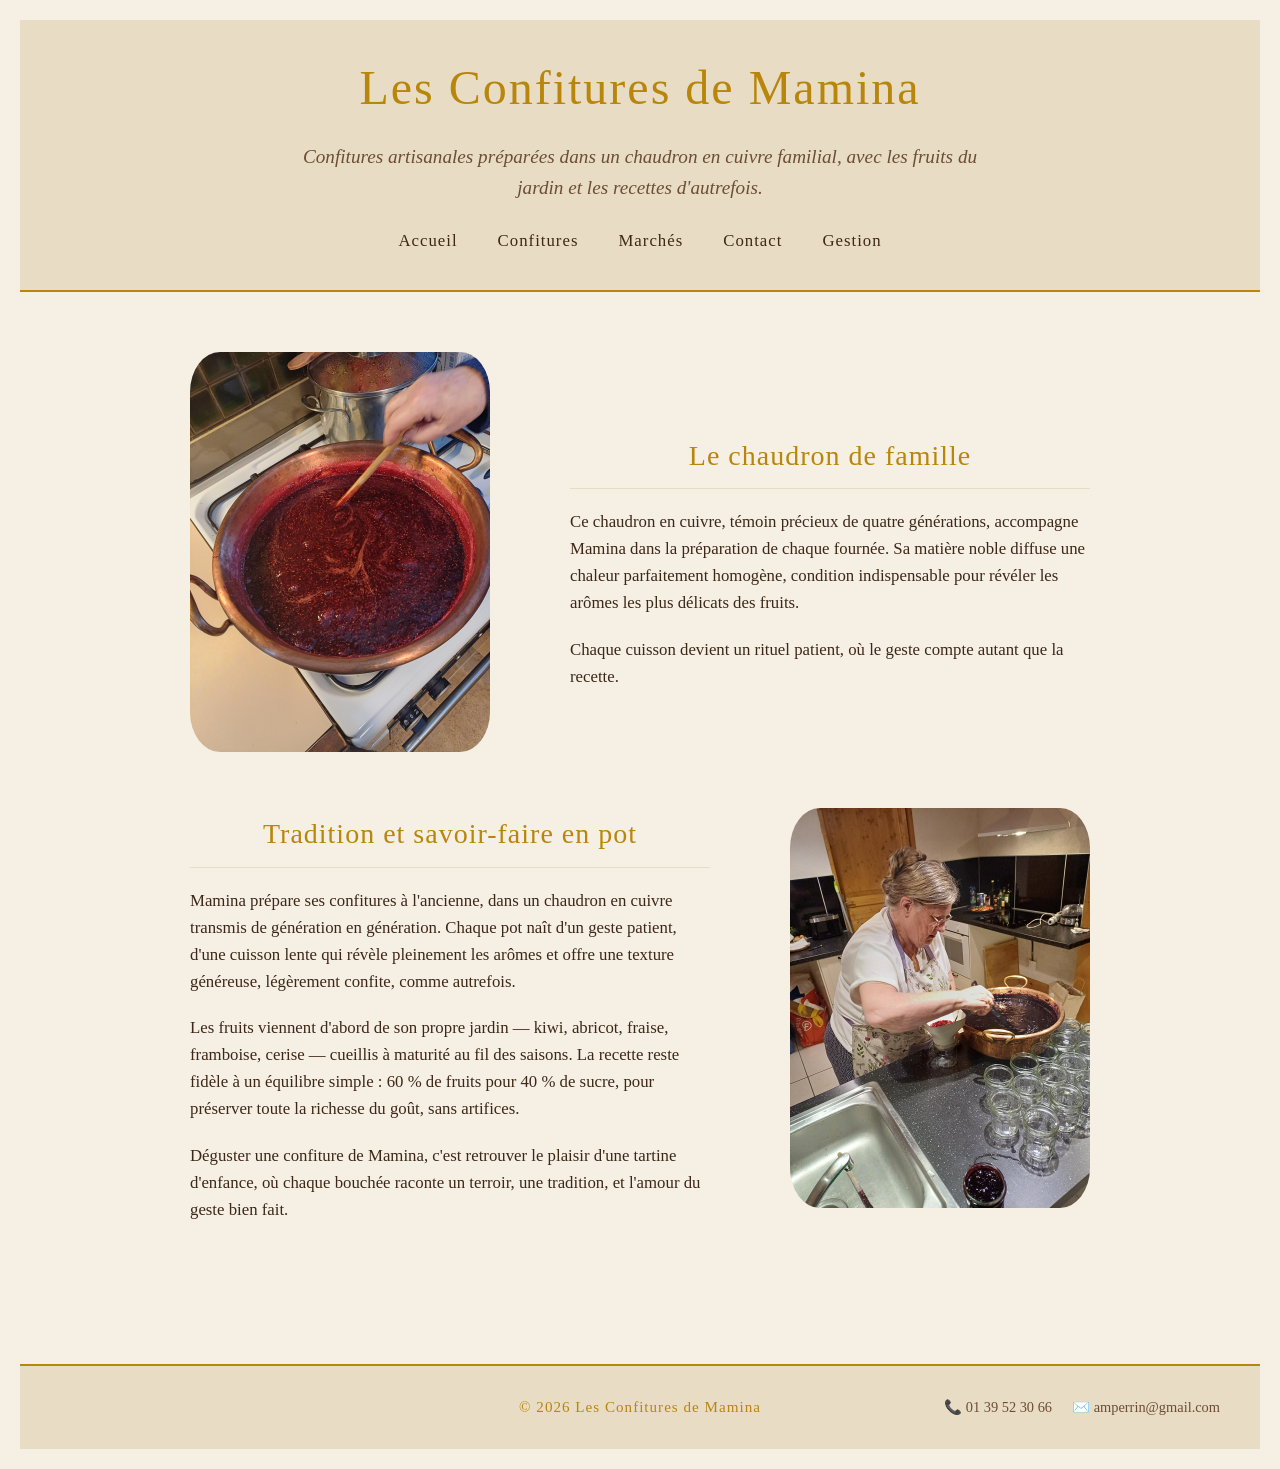
<file: index.html>
<!DOCTYPE html>
<html lang="fr">

<head>

    <meta charset="UTF-8">
    <meta name="viewport" content="width=device-width, initial-scale=1.0">
    <title>Les Confitures de Mamina</title>
    <link rel="stylesheet" href="style.css">
</head>

<body>
    <header>
        <h1>Les Confitures de Mamina</h1>
        <p>Confitures artisanales préparées dans un chaudron en cuivre familial, avec les fruits du jardin et les
            recettes d'autrefois.</p>
        <nav>
            <a href="index.html">Accueil</a>
            <a href="confitures.html">Confitures</a>
            <a href="marches.html">Marchés</a>
            <a href="contact.html">Contact</a>
            <a href="gestion.html">Gestion</a>
        </nav>
    </header>
    <main>

        <section class="section-image-texte">
            <img src="images/moteur avion.jpeg" alt="Pot de confiture artisanale de Mamina">
            <div>
                <h2>Le chaudron de famille</h2>
                <p>Ce chaudron en cuivre, témoin précieux de quatre générations, accompagne Mamina dans la
                    préparation de chaque fournée. Sa matière noble diffuse une chaleur parfaitement homogène,
                    condition indispensable pour révéler les arômes les plus délicats des fruits.</p>
                <p>Chaque cuisson devient un rituel patient, où le geste compte autant que la recette.</p>
            </div>
        </section>
        <section class="section-image-texte inverse">
            <img src="images/Leap.jpeg" alt="Pot de confiture artisanale de Mamina">
            <div>
                <h2>Tradition et savoir-faire en pot</h2>
                <p>Mamina prépare ses confitures à l'ancienne, dans un chaudron en cuivre transmis de génération en
                    génération. Chaque pot naît d'un geste patient, d'une cuisson lente qui révèle pleinement les
                    arômes
                    et
                    offre une texture généreuse, légèrement confite, comme autrefois.</p>
                <p>Les fruits viennent d'abord de son propre jardin — kiwi, abricot, fraise, framboise, cerise —
                    cueillis à
                    maturité au fil des saisons. La recette reste fidèle à un équilibre simple : 60 % de fruits pour
                    40
                    % de
                    sucre, pour préserver toute la richesse du goût, sans artifices.</p>
                <p>Déguster une confiture de Mamina, c'est retrouver le plaisir d'une tartine d'enfance, où chaque
                    bouchée
                    raconte un terroir, une tradition, et l'amour du geste bien fait.</p>
            </div>
        </section>

    </main>
    <footer>
        <p>© 2026 Les Confitures de Mamina</p>
        <div class="footer-coordonnees">
            <a href="tel:+33139523066">📞 01 39 52 30 66</a>
            <a href="mailto:amperrin@gmail.com">✉️ amperrin@gmail.com</a>
        </div>
    </footer>
        <script src="supabase.js"></script>
    <script src="tracker.js"></script>
</body>

</html>
</file>
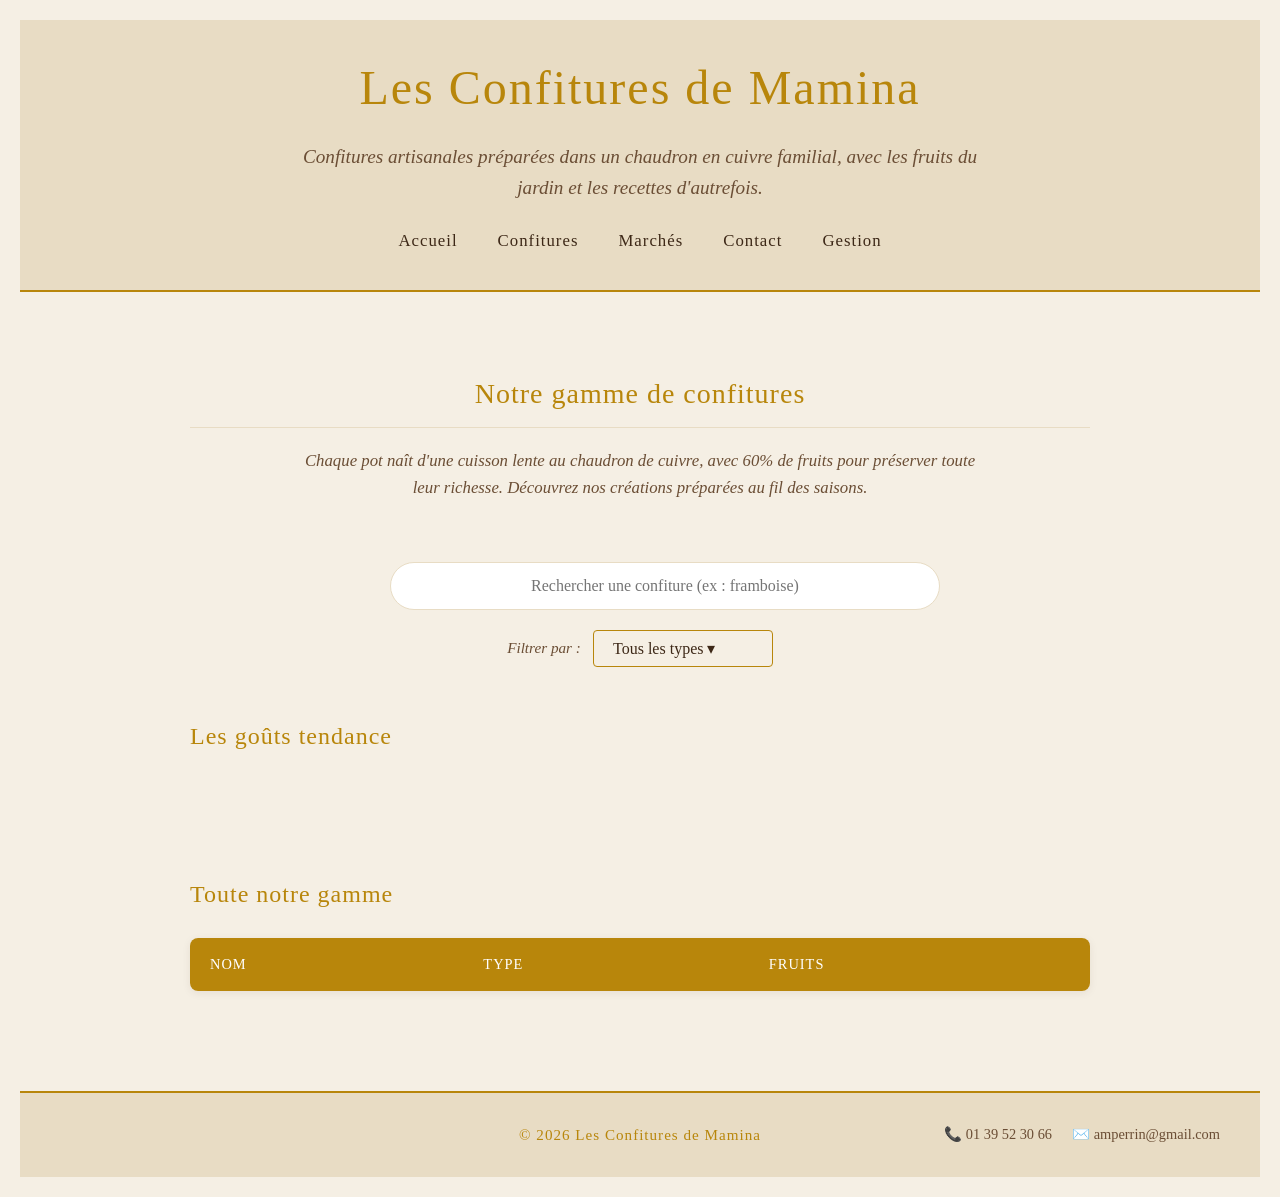
<file: confitures.html>
<!DOCTYPE html>
<html lang="fr">

<head>
    <meta charset="UTF-8">
    <meta name="viewport" content="width=device-width, initial-scale=1.0">
    <title>Nos Confitures - Les Confitures de Mamina</title>
    <link rel="stylesheet" href="style.css">
</head>

<body>
    <header>
        <h1>Les Confitures de Mamina</h1>
        <p>Confitures artisanales préparées dans un chaudron en cuivre familial, avec les fruits du jardin et les
            recettes d'autrefois.</p>
        <nav>
            <a href="index.html">Accueil</a>
            <a href="confitures.html">Confitures</a>
            <a href="marches.html">Marchés</a>
            <a href="contact.html">Contact</a>
            <a href="gestion.html">Gestion</a>
        </nav>
    </header>

    <main>
        <section class="intro-confitures">
            <h2>Notre gamme de confitures</h2>
            <p>Chaque pot naît d'une cuisson lente au chaudron de cuivre, avec 60% de fruits pour préserver toute leur
                richesse. Découvrez nos créations préparées au fil des saisons.</p>
        </section>

        <section class="barre-recherche-filtres">
            <div class="zone-recherche">
                <input type="text" id="recherche" placeholder="Rechercher une confiture (ex : framboise)">
            </div>
            <div class="zone-filtres">
                <label>Filtrer par :</label>
                <div class="filtre-custom">
                    <button class="filtre-bouton" onclick="this.parentElement.classList.toggle('ouvert')">
                        Tous les types ▾
                    </button>
                    <div class="filtre-panneau">
                        <label class="filtre-option"><input type="checkbox" value="Confiture"> Confiture</label>
                        <label class="filtre-option"><input type="checkbox" value="Gelée"> Gelée</label>
                        <label class="filtre-option"><input type="checkbox" value="Fruits rouges"> Fruits rouges</label>
                        <label class="filtre-option"><input type="checkbox" value="Agrumes"> Agrumes</label>
                        <label class="filtre-option"><input type="checkbox" value="Fruits à noyau"> Fruits à
                            noyau</label>
                        <label class="filtre-option"><input type="checkbox" value="Exotiques"> Exotiques</label>
                        <label class="filtre-option"><input type="checkbox" value="Mélange"> Mélange</label>
                        <label class="filtre-option"><input type="checkbox" value="Temporaire"> Temporaire</label>
                    </div>
                </div>
            </div>
        </section>

        <section class="section-tendances">
            <h3>Les goûts tendance</h3>
            <div class="carrousel-tendances" id="carrousel-tendances"></div>
        </section>

        <section class="section-tableau">
            <h3>Toute notre gamme</h3>
            <table class="tableau-confitures">
                <thead>
                    <tr>
                        <th>Nom</th>
                        <th>Type</th>
                        <th>Fruits</th>
                    </tr>
                </thead>
                <tbody id="corps-tableau"></tbody>
            </table>
        </section>
    </main>

    <footer>
        <p>© 2026 Les Confitures de Mamina</p>
        <div class="footer-coordonnees">
            <a href="tel:+33139523066">📞 01 39 52 30 66</a>
            <a href="mailto:amperrin@gmail.com">✉️ amperrin@gmail.com</a>
        </div>
    </footer>

    <script src="supabase.js"></script>
    <script src="tracker.js"></script>
    <script>
        let toutesLesConfitures = [];

        db.get('confitures').then(confitures => {
            toutesLesConfitures = confitures;
            afficherTableau(confitures);
            afficherCarrousel(confitures);
        });

        // ===================================
        // TABLEAU
        // ===================================

        function afficherTableau(confitures) {
            const tbody = document.getElementById('corps-tableau');
            tbody.innerHTML = '';
            confitures.forEach(c => {
                const tr = document.createElement('tr');
                tr.style.cursor = 'pointer';
                tr.innerHTML = `<td>${c.nom}</td><td>${c.type}</td><td>${c.fruits}</td>`;
                tr.onclick = () => {
                    tracker(`confiture:${c.nom}`);
                    window.location.href = `fiche.html?nom=${encodeURIComponent(c.nom)}`;
                };
                tbody.appendChild(tr);
            });
        }

        // ===================================
        // CARROUSEL ALÉATOIRE
        // ===================================

        function afficherCarrousel(confitures) {
            const melange = [...confitures].sort(() => Math.random() - 0.5).slice(0, 6);
            const carrousel = document.getElementById('carrousel-tendances');
            carrousel.innerHTML = '';
            melange.forEach(c => {
                const div = document.createElement('div');
                div.className = 'carte-tendance';
                div.style.cursor = 'pointer';
                div.onclick = () => {
                    tracker(`confiture:${c.nom}`);
                    window.location.href = `fiche.html?nom=${encodeURIComponent(c.nom)}`;
                };
                div.innerHTML = `
                <img src="${c.image || ''}" alt="${c.nom}" onerror="this.style.display='none'">
                <p>${c.nom}</p>
            `;
                carrousel.appendChild(div);
            });
        }

        // ===================================
        // RECHERCHE + FILTRES
        // ===================================

        function filtrer() {
            const recherche = document.getElementById('recherche').value.toLowerCase();
            const cochees = [...document.querySelectorAll('.filtre-panneau input:checked')].map(cb => cb.value.toLowerCase());

            const resultats = toutesLesConfitures.filter(c => {
                const nom = (c.nom || '').toLowerCase();
                const fruits = (c.fruits || '').toLowerCase();
                const type = (c.type || '').toLowerCase();
                const categorie = (c.categorie || '').toLowerCase();
                const presence = (c.presence || '').toLowerCase();
                const tout = `${type} ${categorie} ${presence}`;

                const matchRecherche = recherche === '' || nom.includes(recherche) || fruits.includes(recherche);

                const matchFiltre = cochees.length === 0 || cochees.every(f => tout.includes(f));

                return matchRecherche && matchFiltre;
            });

            afficherTableau(resultats);
            afficherCarrousel(resultats);
            function afficherCarrousel(confitures) {
                const source = confitures;
                const melange = [...source].sort(() => Math.random() - 0.5).slice(0, 6);
                const carrousel = document.getElementById('carrousel-tendances');
                carrousel.innerHTML = '';
                melange.forEach(c => {
                    const div = document.createElement('div');
                    div.className = 'carte-tendance';
                    div.style.cursor = 'pointer';
                    div.onclick = () => window.location.href = `fiche.html?nom=${encodeURIComponent(c.nom)}`;
                    div.innerHTML = `
            <img src="${c.image || ''}" alt="${c.nom}" onerror="this.style.display='none'">
            <p>${c.nom}</p>
        `;
                    carrousel.appendChild(div);
                });
            }
        }

        // Écoute la recherche en temps réel
        document.getElementById('recherche').addEventListener('input', filtrer);

        // Écoute les checkboxes
        document.querySelectorAll('.filtre-panneau input').forEach(cb => {
            cb.addEventListener('change', filtrer);
        });
    </script>
</body>

</html>
</file>
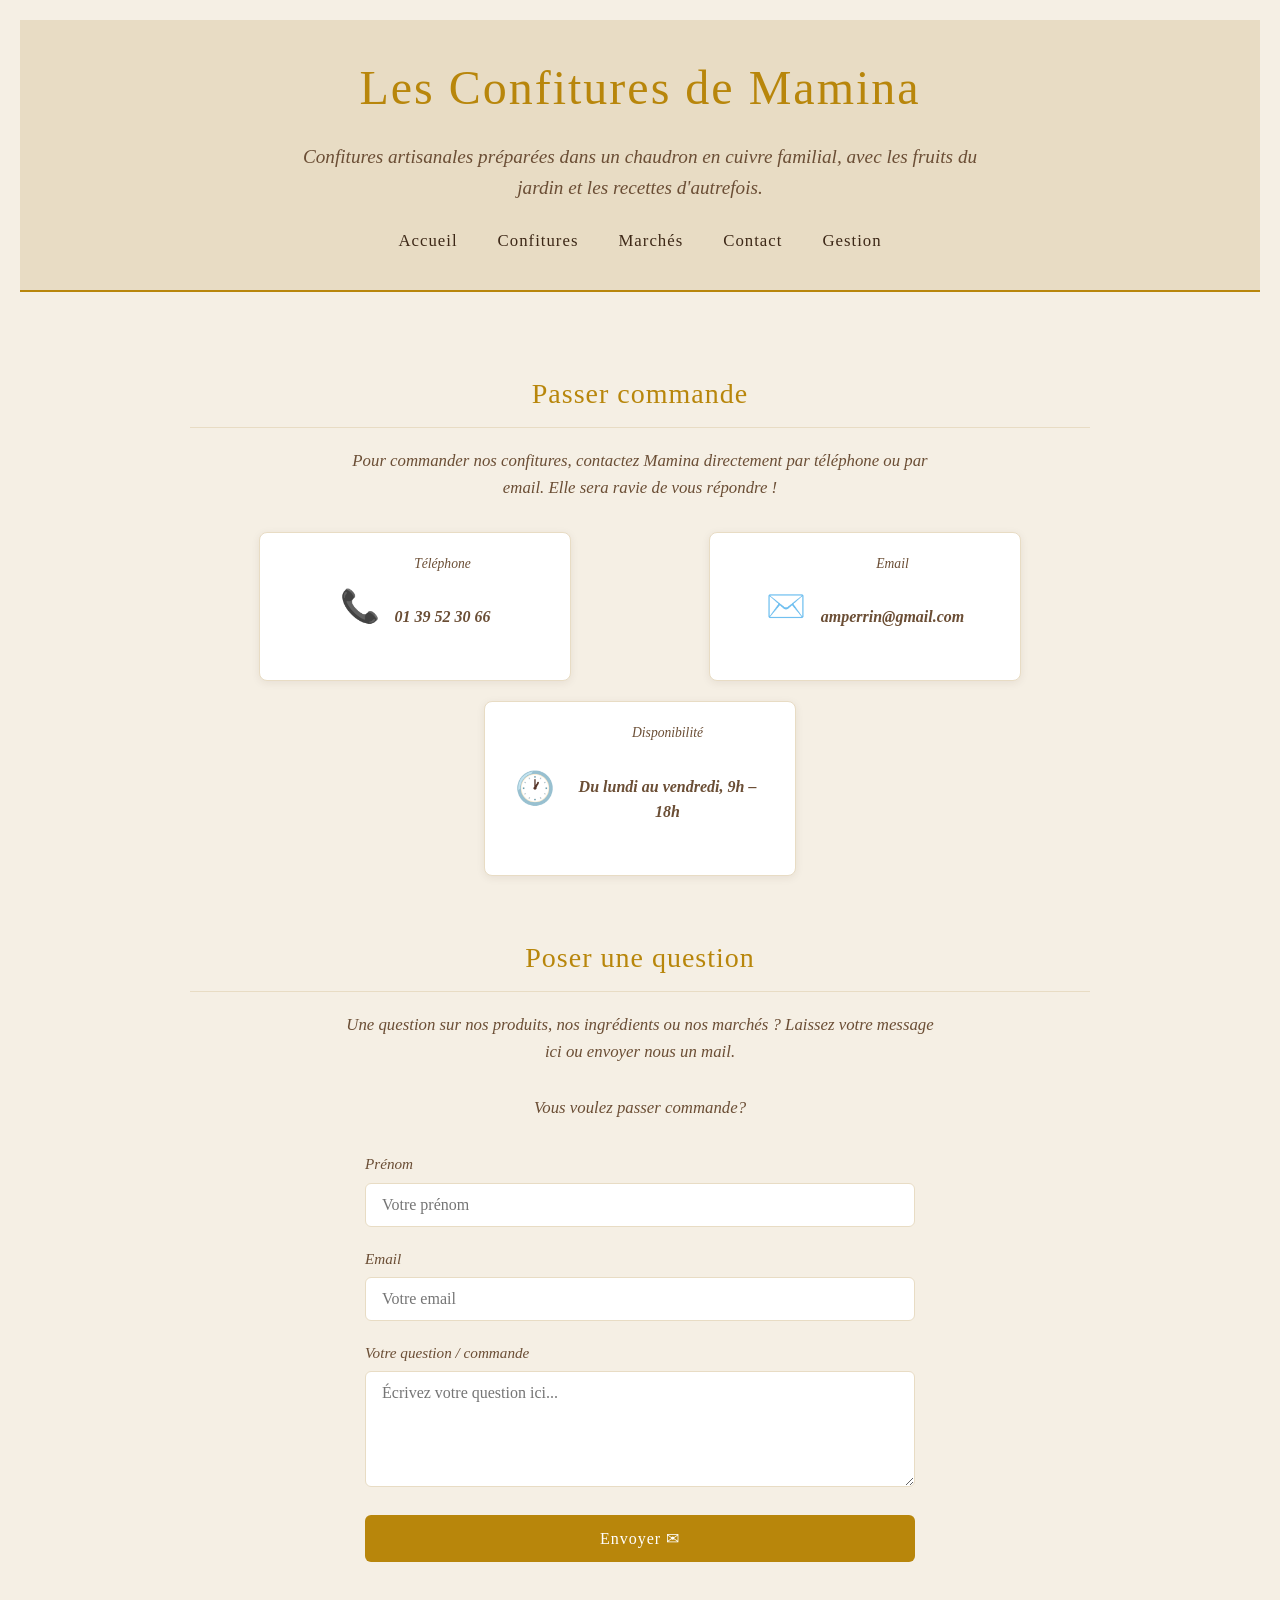
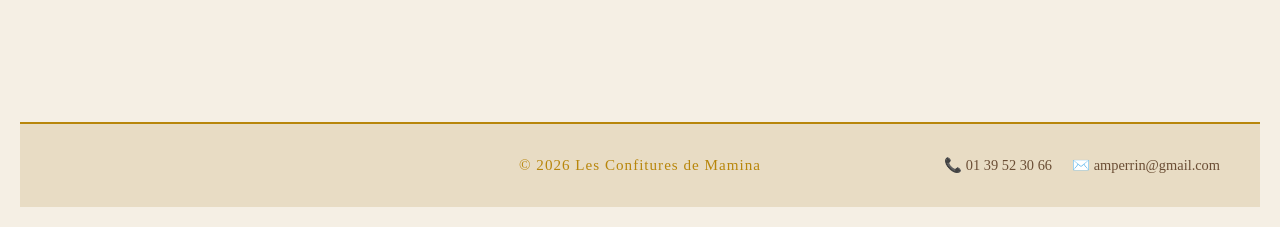
<file: contact.html>
<!DOCTYPE html>
<html lang="fr">
<head>
    <meta charset="UTF-8">
    <meta name="viewport" content="width=device-width, initial-scale=1.0">
    <title>Contact — Les Confitures de Mamina</title>
    <link rel="stylesheet" href="style.css">
    <link rel="stylesheet" href="contact.css">
</head>
<body>
    <header>
        <h1>Les Confitures de Mamina</h1>
        <p>Confitures artisanales préparées dans un chaudron en cuivre familial, avec les fruits du jardin et les recettes d'autrefois.</p>
        <nav>
            <a href="index.html">Accueil</a>
            <a href="confitures.html">Confitures</a>
            <a href="marches.html">Marchés</a>
            <a href="contact.html">Contact</a>
            <a href="gestion.html">Gestion</a>
        </nav>
    </header>

    <main>

        <!-- COORDONNÉES -->
        <section class="section-coordonnees">
            <h2>Passer commande</h2>
            <p>Pour commander nos confitures, contactez Mamina directement par téléphone ou par email. Elle sera ravie de vous répondre !</p>
            <div class="bloc-coordonnees">
                <div class="ligne-coordonnees">
                    <a href="tel:+33139523066" class="coord-item coord-lien">
                        <span class="coord-icone">📞</span>
                        <div>
                            <p class="coord-label">Téléphone</p>
                            <p class="coord-valeur">01 39 52 30 66</p>
                        </div>
                    </a>
                    <a href="mailto:amperrin@gmail.com" class="coord-item coord-lien">
                        <span class="coord-icone">✉️</span>
                        <div>
                            <p class="coord-label">Email</p>
                            <p class="coord-valeur">amperrin@gmail.com</p>
                        </div>
                    </a>
                </div>
                <div class="coord-item">
                    <span class="coord-icone">🕐</span>
                    <div>
                        <p class="coord-label">Disponibilité</p>
                        <p class="coord-valeur">Du lundi au vendredi, 9h – 18h</p>
                    </div>
                </div>
            </div>
        </section>

        <!-- FORMULAIRE QUESTION -->
        <section class="section-question">
            <h2>Poser une question</h2>
            <p>Une question sur nos produits, nos ingrédients ou nos marchés ? Laissez votre message ici ou envoyer nous un mail.</p>
            <p>Vous voulez passer commande?</p>
            <div class="formulaire-question">
                <div class="champ-groupe">
                    <label for="prenom">Prénom</label>
                    <input type="text" id="prenom" placeholder="Votre prénom">
                </div>
                <div class="champ-groupe">
                    <label for="email">Email</label>
                    <input type="email" id="email" placeholder="Votre email">
                </div>
                <div class="champ-groupe">
                    <label for="message">Votre question / commande</label>
                    <textarea id="message" rows="5" placeholder="Écrivez votre question ici..."></textarea>
                </div>
                <button class="btn-envoyer" onclick="envoyerQuestion()">Envoyer ✉</button>
                <p id="msg-confirmation" style="display:none; color: var(--couleur-dore); margin-top: 15px;">
                    ✓ Votre question a bien été envoyée, merci !
                </p>
            </div>
        </section>

    </main>

    <footer>
        <p>© 2026 Les Confitures de Mamina</p>
        <div class="footer-coordonnees">
            <a href="tel:+33100000000">📞 01 39 52 30 66</a>
            <a href="mailto:amperrin@gmail.com">✉️ amperrin@gmail.com</a>
        </div>
    </footer>
    <script src="supabase.js"></script>
    <script src="tracker.js"></script>
    <script src="contact.js"></script>
</body>
</html>
</file>
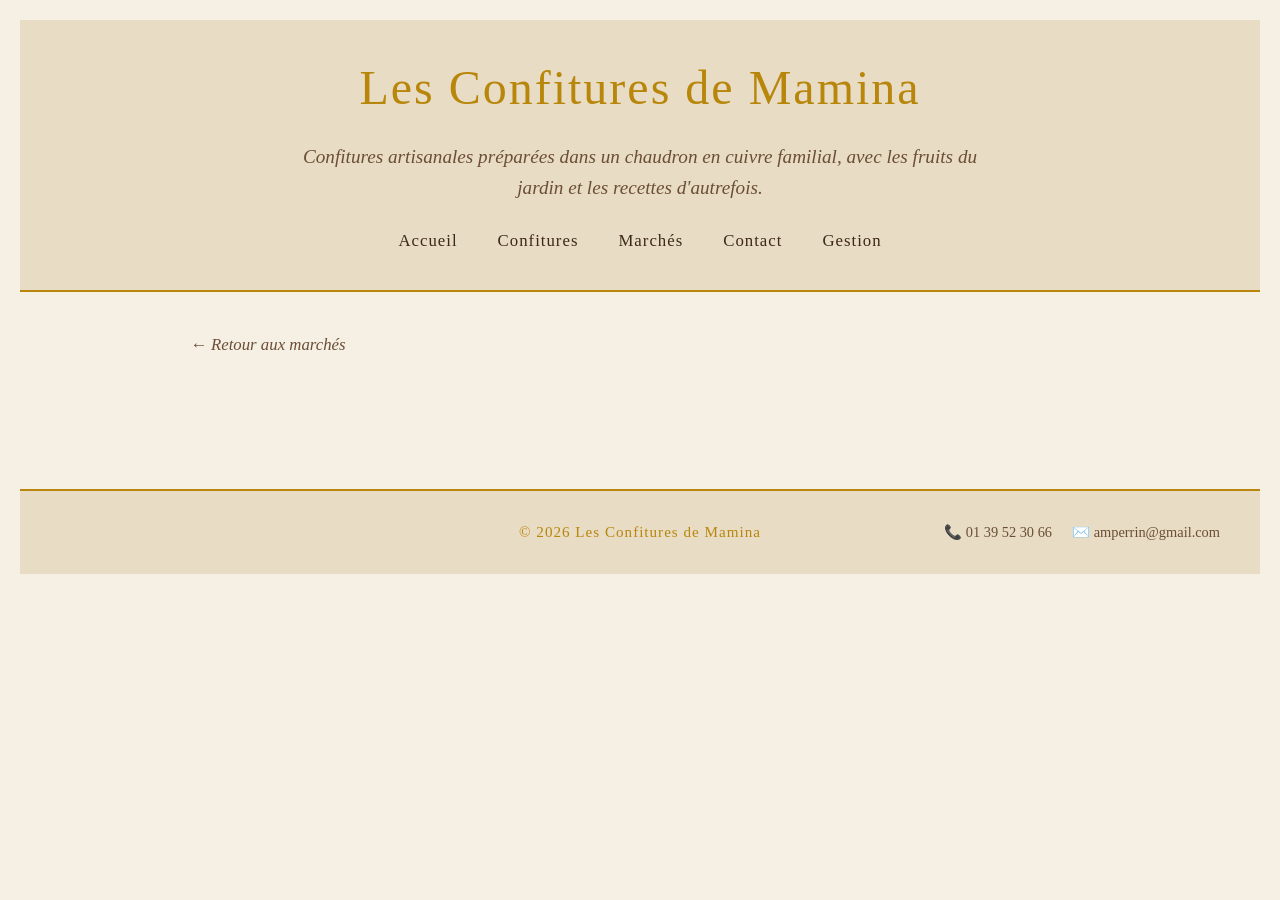
<file: fiche-marche.html>
<!DOCTYPE html>
<html lang="fr">
<head>
    <meta charset="UTF-8">
    <meta name="viewport" content="width=device-width, initial-scale=1.0">
    <title>Fiche marché — Les Confitures de Mamina</title>
    <link rel="stylesheet" href="style.css">
    <link rel="stylesheet" href="fiche-marche.css">
</head>
<body>
    <header>
        <h1>Les Confitures de Mamina</h1>
        <p>Confitures artisanales préparées dans un chaudron en cuivre familial, avec les fruits du jardin et les recettes d'autrefois.</p>
        <nav>
            <a href="index.html">Accueil</a>
            <a href="confitures.html">Confitures</a>
            <a href="marches.html">Marchés</a>
            <a href="contact.html">Contact</a>
            <a href="gestion.html">Gestion</a>
        </nav>
    </header>

    <main>
        <a href="javascript:history.back()" class="btn-retour">← Retour aux marchés</a>
        <div id="fiche-marche-contenu"></div>
    </main>

    <footer>
        <p>© 2026 Les Confitures de Mamina</p>
        <div class="footer-coordonnees">
            <a href="tel:+33139523066">📞 01 39 52 30 66</a>
            <a href="mailto:amperrin@gmail.com">✉️ amperrin@gmail.com</a>
        </div>
    </footer>
    <script src="supabase.js"></script>
    <script src="tracker.js"></script>
    <script src="fiche-marche.js"></script>
</body>
</html>
</file>
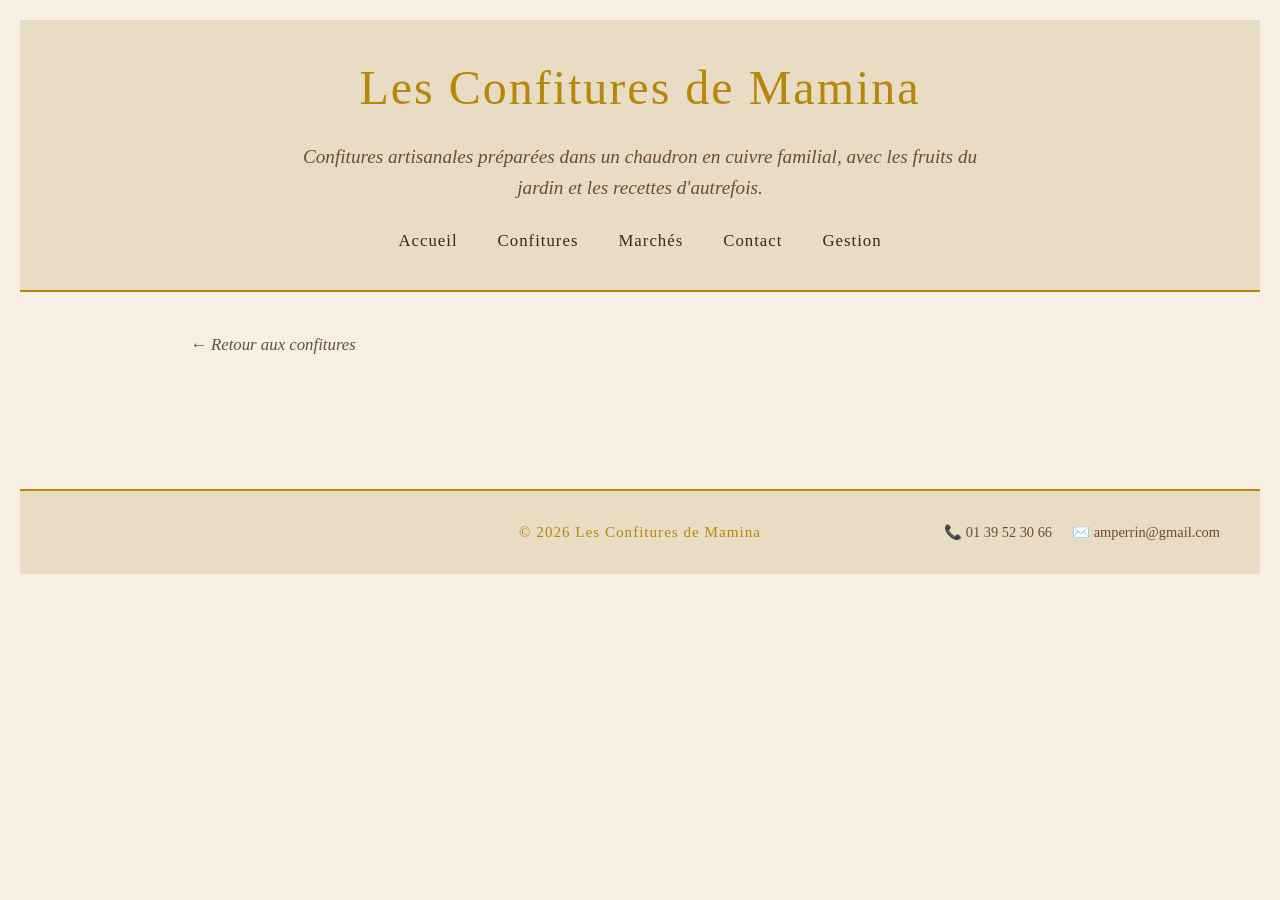
<file: fiche.html>
<!DOCTYPE html>
<html lang="fr">
<head>
    <script src="supabase.js"></script>
    <script src="tracker.js"></script>
    <meta charset="UTF-8">
    <meta name="viewport" content="width=device-width, initial-scale=1.0">
    <title>Fiche confiture — Les Confitures de Mamina</title>
    <link rel="stylesheet" href="style.css">
    <link rel="stylesheet" href="fiche.css">
</head>
<body>
    <header>
        <h1>Les Confitures de Mamina</h1>
        <p>Confitures artisanales préparées dans un chaudron en cuivre familial, avec les fruits du jardin et les recettes d'autrefois.</p>
        <nav>
            <a href="index.html">Accueil</a>
            <a href="confitures.html">Confitures</a>
            <a href="marches.html">Marchés</a>
            <a href="contact.html">Contact</a>
            <a href="gestion.html">Gestion</a>
        </nav>
    </header>

    <main>
        <a href="confitures.html" class="btn-retour">← Retour aux confitures</a>
        <div id="fiche-contenu"></div>
    </main>

    <footer>
        <p>© 2026 Les Confitures de Mamina</p>
        <div class="footer-coordonnees">
            <a href="tel:+33139523066">📞 01 39 52 30 66</a>
            <a href="mailto:amperrin@gmail.com">✉️ amperrin@gmail.com</a>
        </div>
    </footer>

    <script src="fiche.js"></script>
</body>
</html>
</file>
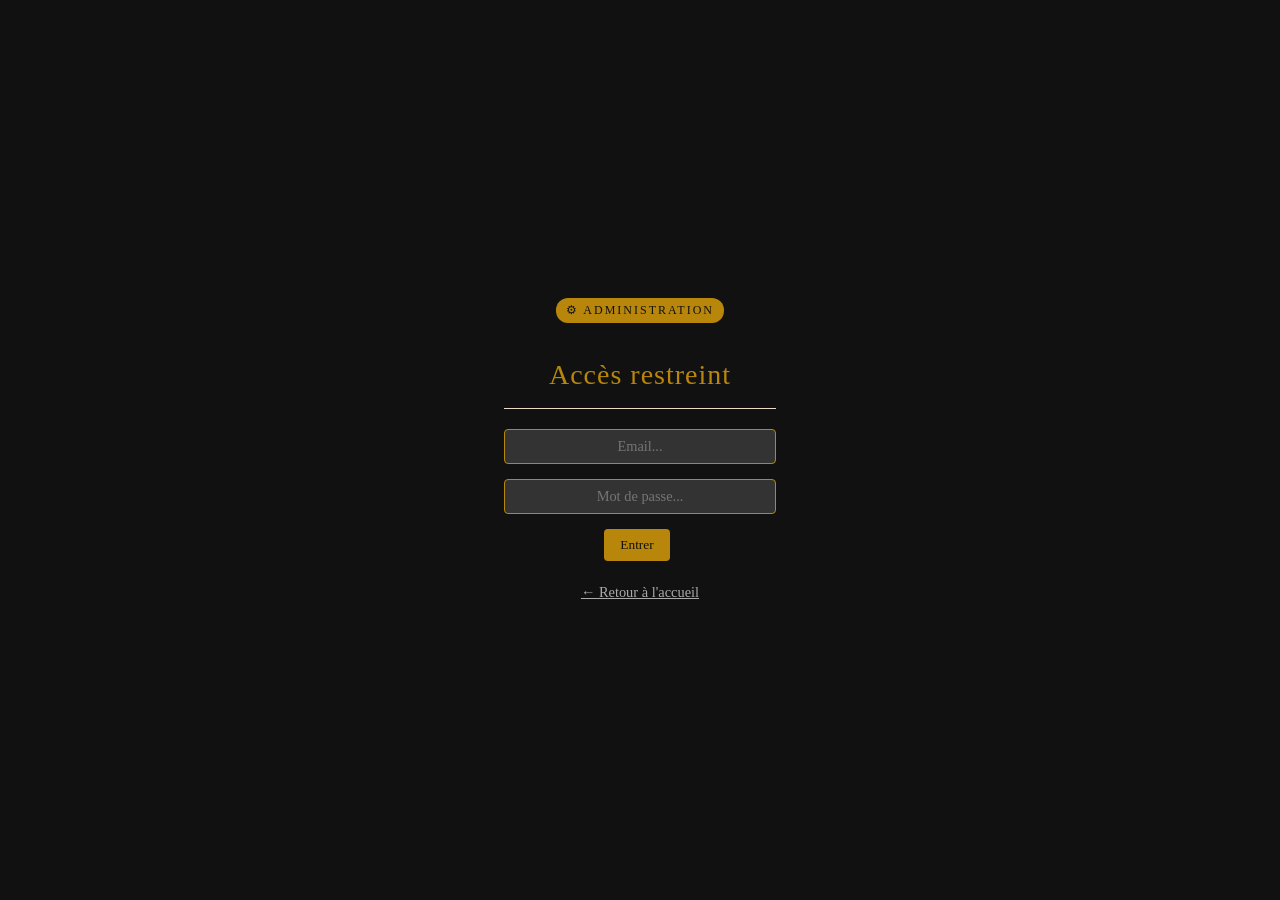
<file: gestion-marches.html>
<!DOCTYPE html>
<html lang="fr">
<head>
    <meta charset="UTF-8">
    <meta name="viewport" content="width=device-width, initial-scale=1.0">
    <title>Gestion Marchés — Confitures de Mamina</title>
    <link rel="stylesheet" href="style.css">
</head>
<body class="admin-body">
    <div id="ecran-mdp" style="
    position: fixed; top: 0; left: 0;
    width: 100%; height: 100%;
    background-color: #111;
    display: flex; flex-direction: column;
    align-items: center; justify-content: center;
    z-index: 9999;
">
    <div style="text-align: center;">
        <div class="badge-admin">⚙ Administration</div>
        <h2 style="color: var(--couleur-dore); margin: 20px 0;">Accès restreint</h2>
        <input id="champ-email" class="champ-texte" type="email" 
               placeholder="Email..."
               style="width: 250px; text-align: center; margin-bottom: 15px;"
               onkeydown="if(event.key==='Enter') verifierMdp()">
        <br>
        <input id="champ-mdp" class="champ-texte" type="password" 
               placeholder="Mot de passe..."
               style="width: 250px; text-align: center; margin-bottom: 15px;"
               onkeydown="if(event.key==='Enter') verifierMdp()">
        <br>
        <button class="btn-valider" onclick="verifierMdp()">Entrer</button>
        <a href="index.html" style="display: block; margin-top: 20px; color: #aaa; font-family: Georgia, serif; font-size: 0.9em;">← Retour à l'accueil</a>
        <p id="msg-erreur" style="color: #cc4444; margin-top: 15px; display: none;">
            Email ou mot de passe incorrect.
        </p>
    </div>
</div>
    <div class="admin-header">
        <div class="badge-admin">⚙ Administration</div>
        <h1 style="color: var(--couleur-dore);">Gestion des marchés</h1>
        <nav style="margin-top: 15px; display: flex; justify-content: center; gap: 30px;">
            <a href="index.html">← Retour au site</a>
            <a href="marches.html">Voir les marchés</a>
            <a href="gestion.html">Gestion confitures</a>
            <a href="gestion-questions.html">Questions</a>
            <a href="stats.html">Statistiques</a>
        </nav>
    </div>

    <div class="admin-main">
        <button class="btn-ajouter" onclick="ajouterLigne()">+ Ajouter un marché</button>

        <table class="tableau-admin">
            <thead>
                <tr>
                    <th>Nom</th>
                    <th>Date début</th>
                    <th>Date fin</th>
                    <th>Horaires</th>
                    <th>Ville</th>
                    <th>Adresse</th>
                    <th>Thème</th>
                    <th>Flyer</th>
                    <th>Action</th>
                </tr>
            </thead>
            <tbody id="corps-marches"></tbody>
        </table>
    </div>

    <div class="admin-footer">⚙ Interface d'administration — Les Confitures de Mamina</div>
    <script src="supabase.js"></script>
    <script src="auth.js"></script>
    <script src="gestion-marches.js"></script>
</body>
</html>
</file>
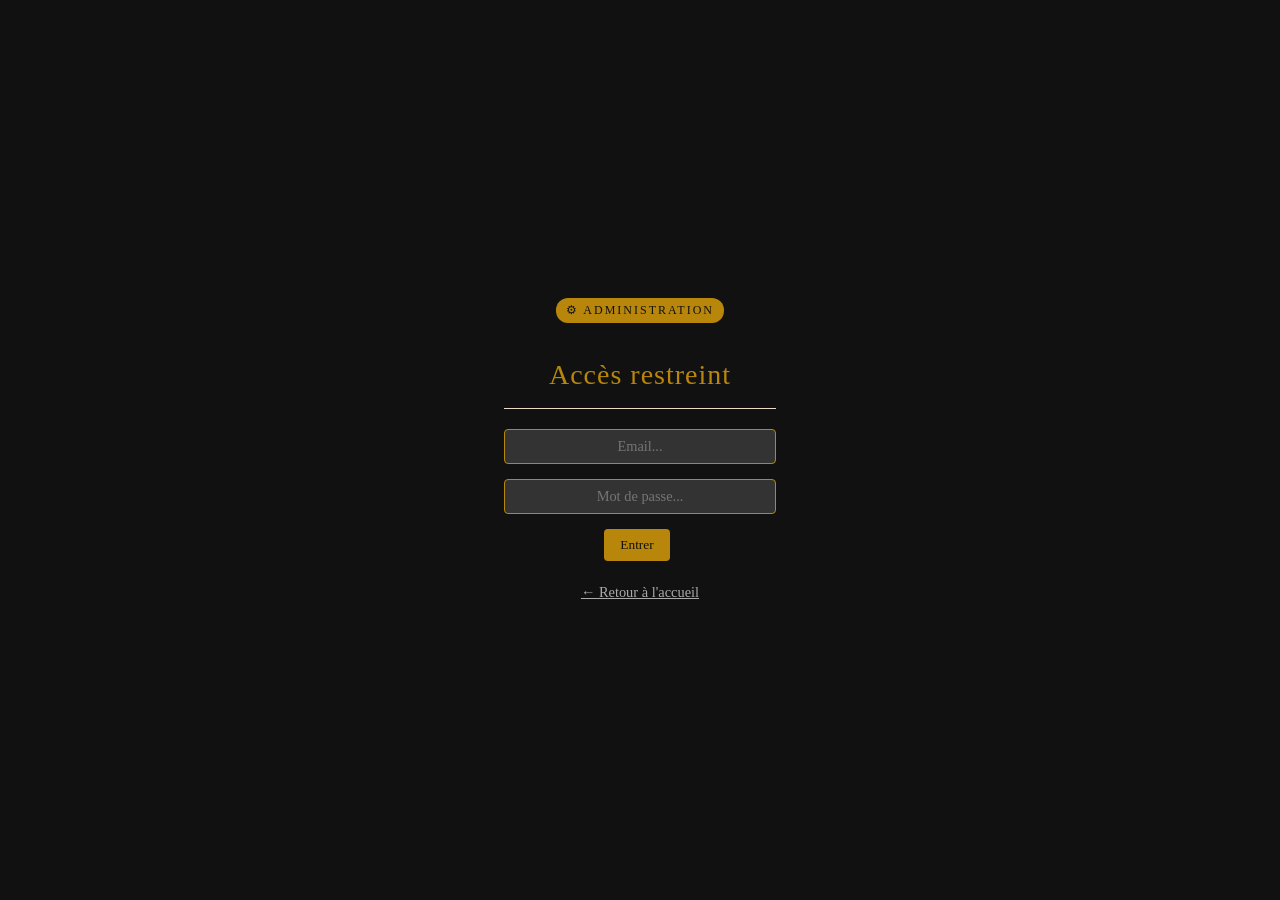
<file: gestion-questions.html>
<!DOCTYPE html>
<html lang="fr">
<head>
    <meta charset="UTF-8">
    <meta name="viewport" content="width=device-width, initial-scale=1.0">
    <title>Gestion Questions — Confitures de Mamina</title>
    <link rel="stylesheet" href="style.css">
</head>
<body class="admin-body">
    <div id="ecran-mdp" style="
    position: fixed; top: 0; left: 0;
    width: 100%; height: 100%;
    background-color: #111;
    display: flex; flex-direction: column;
    align-items: center; justify-content: center;
    z-index: 9999;
">
    <div style="text-align: center;">
        <div class="badge-admin">⚙ Administration</div>
        <h2 style="color: var(--couleur-dore); margin: 20px 0;">Accès restreint</h2>
        <input id="champ-email" class="champ-texte" type="email" 
               placeholder="Email..."
               style="width: 250px; text-align: center; margin-bottom: 15px;"
               onkeydown="if(event.key==='Enter') verifierMdp()">
        <br>
        <input id="champ-mdp" class="champ-texte" type="password" 
               placeholder="Mot de passe..."
               style="width: 250px; text-align: center; margin-bottom: 15px;"
               onkeydown="if(event.key==='Enter') verifierMdp()">
        <br>
        <button class="btn-valider" onclick="verifierMdp()">Entrer</button>
        <a href="index.html" style="display: block; margin-top: 20px; color: #aaa; font-family: Georgia, serif; font-size: 0.9em;">← Retour à l'accueil</a>
        <p id="msg-erreur" style="color: #cc4444; margin-top: 15px; display: none;">
            Email ou mot de passe incorrect.
        </p>
    </div>
</div>
    <div class="admin-header">
        <div class="badge-admin">⚙ Administration</div>
        <h1 style="color: var(--couleur-dore);">Questions & Commandes</h1>
        <nav style="margin-top: 15px; display: flex; justify-content: center; gap: 30px;">
            <a href="index.html">← Retour au site</a>
            <a href="gestion.html">Gestion confitures</a>
            <a href="gestion-marches.html">Gestion marchés</a>
            <a href="stats.html">Statistiques</a>
        </nav>
    </div>

    <div class="admin-main">
        <div id="liste-questions"></div>
    </div>

    <div class="admin-footer">⚙ Interface d'administration — Les Confitures de Mamina</div>
    <script src="supabase.js"></script>
    <script src="gestion-questions.js"></script>
</body>
</html>
</file>
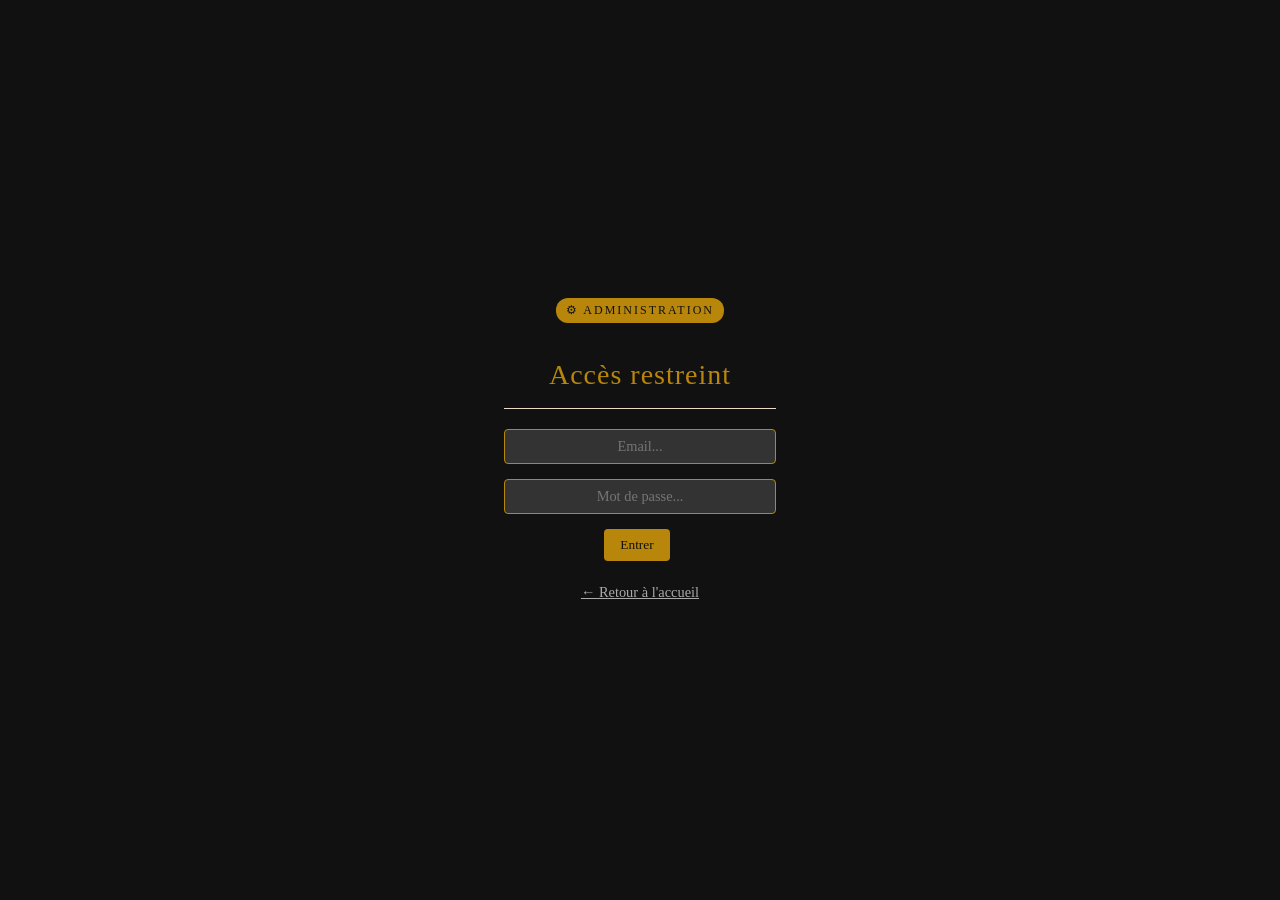
<file: gestion.html>
<!DOCTYPE html>
<html lang="fr">

<head>
    <meta charset="UTF-8">
    <meta name="viewport" content="width=device-width, initial-scale=1.0">
    <title>Gestion — Confitures de Mamina</title>
    <link rel="stylesheet" href="style.css">
</head>

<body class="admin-body">

    <!-- ÉCRAN CONNEXION -->
    <div id="ecran-mdp" style="
        position: fixed; top: 0; left: 0;
        width: 100%; height: 100%;
        background-color: #111;
        display: flex; flex-direction: column;
        align-items: center; justify-content: center;
        z-index: 9999;
    ">
        <div style="text-align: center;">
            <div class="badge-admin">⚙ Administration</div>
            <h2 style="color: var(--couleur-dore); margin: 20px 0;">Accès restreint</h2>
            <input id="champ-email" class="champ-texte" type="email" 
                   placeholder="Email..."
                   style="width: 250px; text-align: center; margin-bottom: 15px;"
                   onkeydown="if(event.key==='Enter') verifierMdp()">
            <br>
            <input id="champ-mdp" class="champ-texte" type="password" 
                   placeholder="Mot de passe..."
                   style="width: 250px; text-align: center; margin-bottom: 15px;"
                   onkeydown="if(event.key==='Enter') verifierMdp()">
            <br>
            <button class="btn-valider" onclick="verifierMdp()">Entrer</button>
            <a href="index.html" style="display: block; margin-top: 20px; color: #aaa; font-family: Georgia, serif; font-size: 0.9em;">← Retour à l'accueil</a>
            <p id="msg-erreur" style="color: #cc4444; margin-top: 15px; display: none;">
                Email ou mot de passe incorrect.
            </p>
        </div>
    </div>

    <!-- CONTENU ADMIN -->
    <div class="admin-header">
        <div class="badge-admin">⚙ Administration</div>
        <h1 style="color: var(--couleur-dore);">Gestion des confitures</h1>
        <nav style="margin-top: 15px; display: flex; justify-content: center; gap: 30px;">
            <a href="index.html">← Retour au site</a>
            <a href="confitures.html">Voir les confitures</a>
            <a href="gestion-marches.html">Gestion marchés</a>
            <a href="gestion-questions.html">Questions</a>
            <a href="stats.html">Statistiques</a>
        </nav>
    </div>

    <div class="admin-main">
        <div style="position: sticky; top: 0; z-index: 100; background-color: #1a1a1a; padding: 15px 0;">
            <button class="btn-ajouter" onclick="ajouterLigne()">+ Ajouter une confiture</button>
        </div>

        <table class="tableau-admin">
            <thead>
                <tr>
                    <th>Nom</th>
                    <th>Type</th>
                    <th>Fruits</th>
                    <th>Catégorie</th>
                    <th>Présence</th>
                    <th>Ingrédients</th>
                    <th>Desc. courte</th>
                    <th>Desc. longue</th>
                    <th>Image</th>
                    <th>Action</th>
                </tr>
            </thead>
            <tbody id="corps-admin"></tbody>
        </table>
    </div>

    <div class="admin-footer">⚙ Interface d'administration — Les Confitures de Mamina</div>

    <script src="supabase.js"></script>
    <script src="gestion.js"></script>
</body>

</html>
</file>
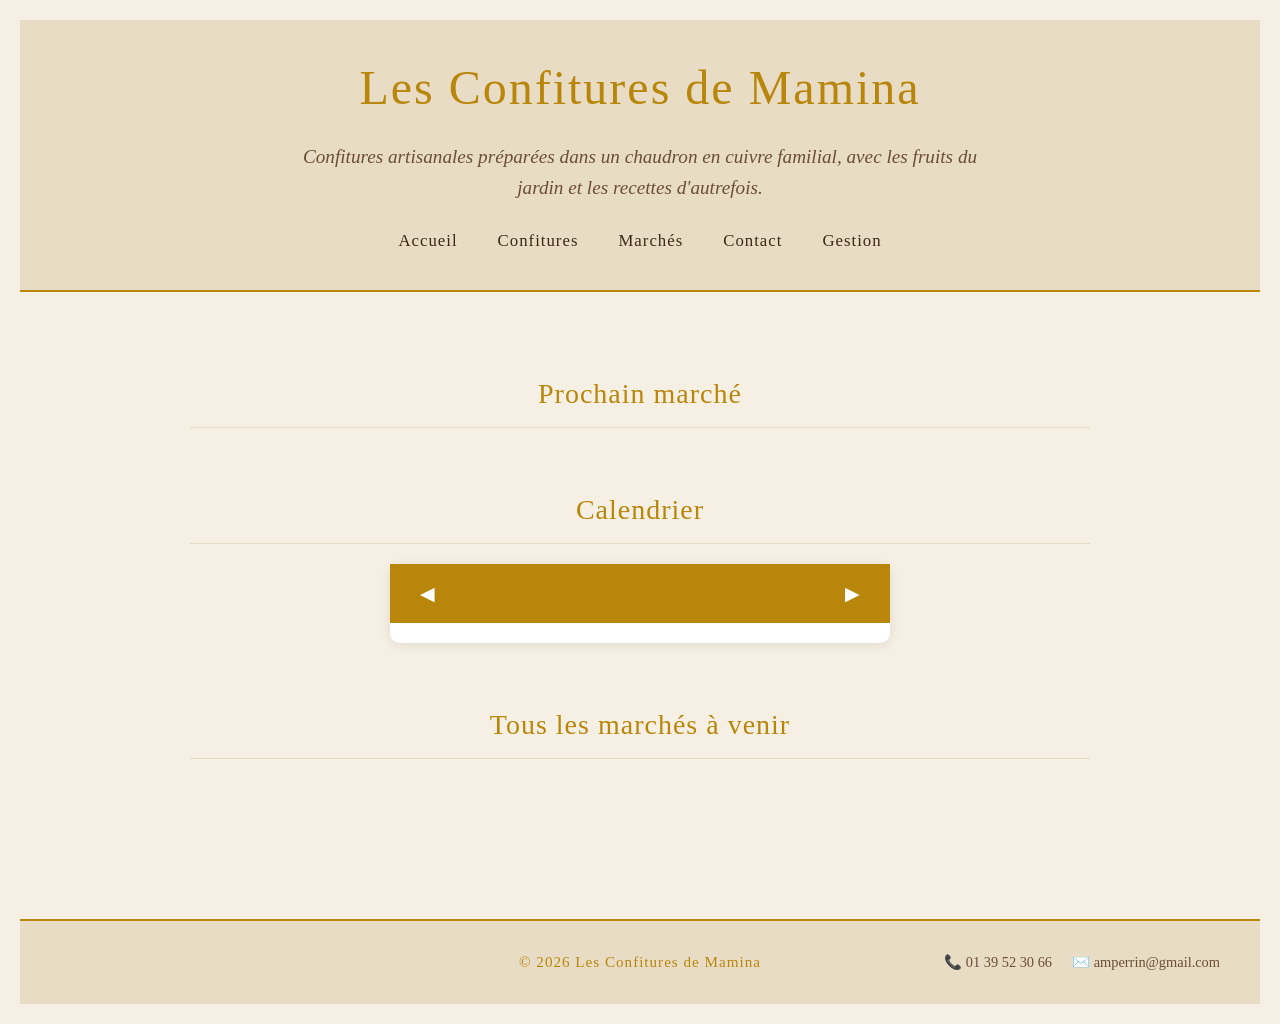
<file: marches.html>
<!DOCTYPE html>
<html lang="fr">

<head>
    <meta charset="UTF-8">
    <meta name="viewport" content="width=device-width, initial-scale=1.0">
    <title>Marchés — Les Confitures de Mamina</title>
    <link rel="stylesheet" href="style.css">
    <link rel="stylesheet" href="marches.css">
</head>

<body>
    <header>
        <h1>Les Confitures de Mamina</h1>
        <p>Confitures artisanales préparées dans un chaudron en cuivre familial, avec les fruits du jardin et les
            recettes d'autrefois.</p>
        <nav>
            <a href="index.html">Accueil</a>
            <a href="confitures.html">Confitures</a>
            <a href="marches.html">Marchés</a>
            <a href="contact.html">Contact</a>
            <a href="gestion.html">Gestion</a>
        </nav>
    </header>

    <main>

        <!-- PROCHAIN MARCHÉ -->
        <section id="prochain-marche">
            <h2>Prochain marché</h2>
            <div id="bloc-prochain"></div>
        </section>

        <!-- CALENDRIER -->
        <section id="section-calendrier">
            <h2>Calendrier</h2>
            <div class="calendrier">
                <div class="calendrier-header">
                    <button class="btn-calendrier" onclick="changerMois(-1)">◀</button>
                    <span id="mois-titre"></span>
                    <button class="btn-calendrier" onclick="changerMois(1)">▶</button>
                </div>
                <div class="calendrier-grille" id="calendrier-grille"></div>
            </div>
        </section>

        <!-- LISTE DES MARCHÉS -->
        <section id="section-liste">
            <h2>Tous les marchés à venir</h2>
            <div id="liste-marches"></div>
        </section>

    </main>

    <footer>
        <p>© 2026 Les Confitures de Mamina</p>
        <div class="footer-coordonnees">
            <a href="tel:+33139523066">📞 01 39 52 30 66</a>
            <a href="mailto:amperrin@gmail.com">✉️ amperrin@gmail.com</a>
        </div>
    </footer>

    <script src="supabase.js"></script>
    <script src="tracker.js"></script>
<script src="marches.js"></script>
    <style>
        .jour.weekend {
            background-color: var(--couleur-fond-secondaire);
            color: var(--couleur-dore);
        }

        .jour.marche-periode {
            background-color: var(--couleur-dore-clair);
            color: white;
            border-radius: 0;
        }

        .jour.marche-debut {
            border-radius: 50% 0 0 50%;
        }

        .jour.marche-fin {
            border-radius: 0 50% 50% 0;
        }

        .jour.marche-debut.marche-fin {
            border-radius: 50%;
        }
    </style>
</body>

</html>
</file>
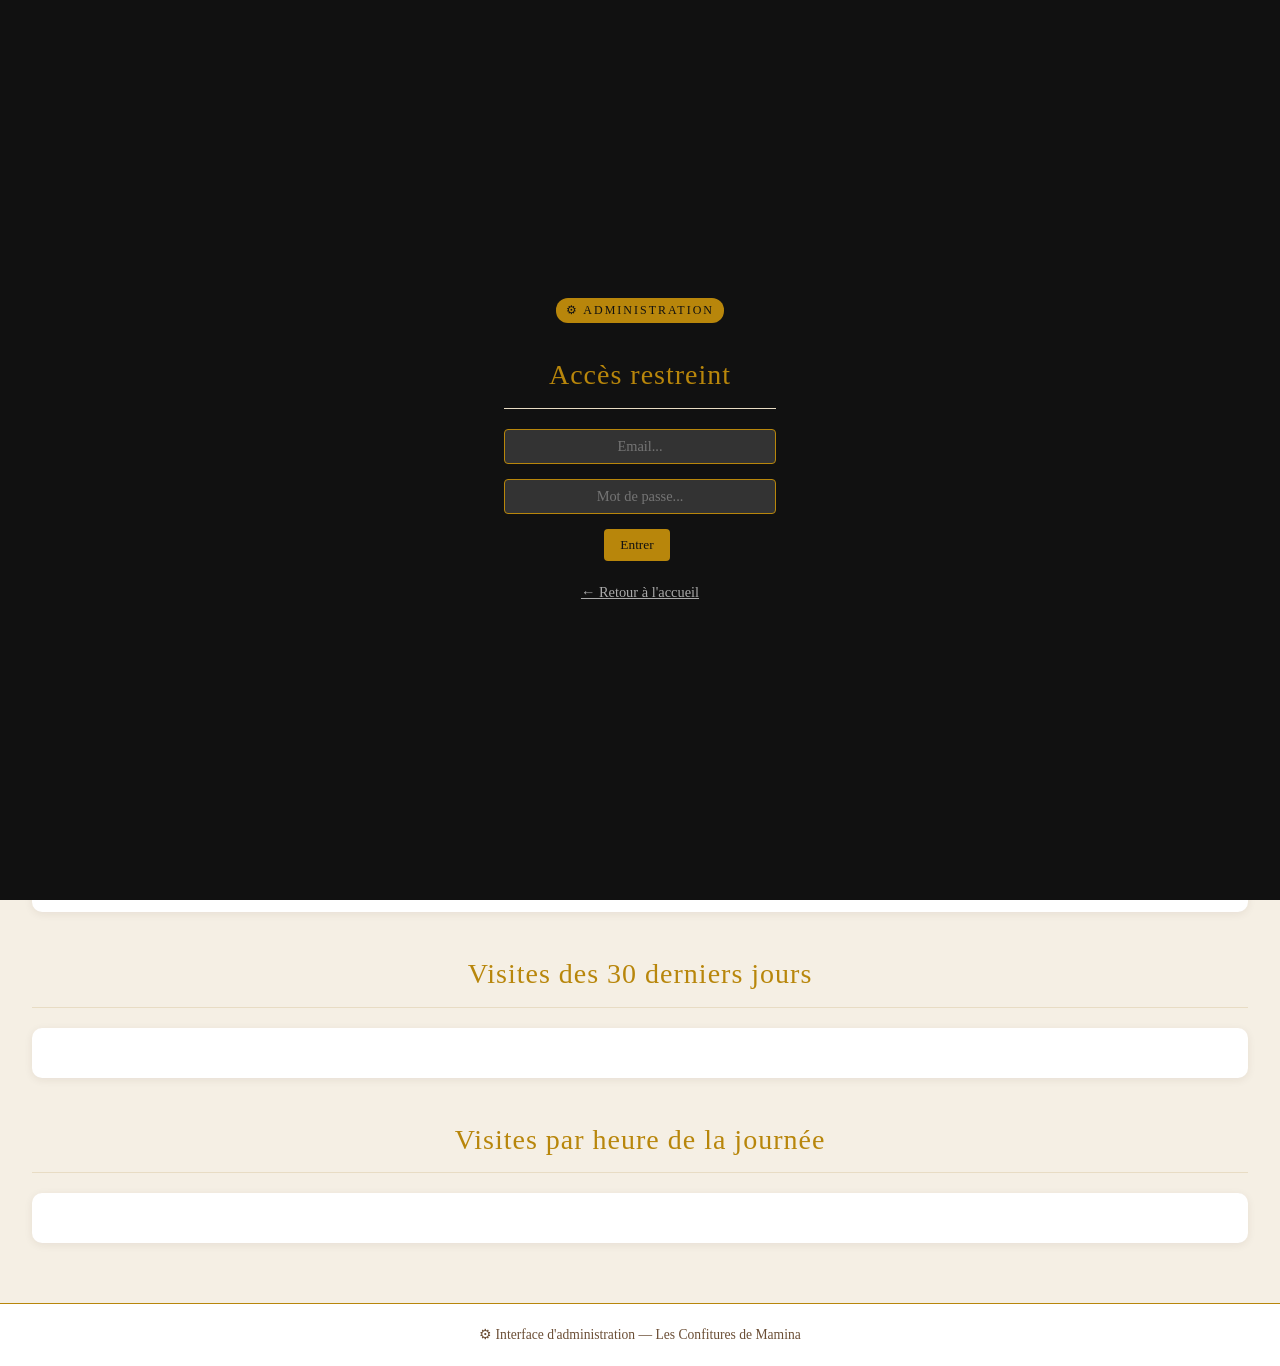
<file: stats.html>
<!DOCTYPE html>
<html lang="fr">
<head>
    <meta charset="UTF-8">
    <meta name="viewport" content="width=device-width, initial-scale=1.0">
    <title>Statistiques — Confitures de Mamina</title>
    <link rel="stylesheet" href="style.css">
</head>
<body style="background-color:#F5EFE4; color:#3D2817; font-family:Georgia,serif; margin:0; padding:0;">

    <!-- ÉCRAN MOT DE PASSE -->
    <div id="ecran-mdp" style="
        position: fixed; top: 0; left: 0;
        width: 100%; height: 100%;
        background-color: #111;
        display: flex; flex-direction: column;
        align-items: center; justify-content: center;
        z-index: 9999;
    ">
        <div style="text-align: center;">
            <div class="badge-admin">⚙ Administration</div>
            <h2 style="color: var(--couleur-dore); margin: 20px 0;">Accès restreint</h2>
            <input id="champ-email" class="champ-texte" type="email"
                   placeholder="Email..."
                   style="width: 250px; text-align: center; margin-bottom: 15px;"
                   onkeydown="if(event.key==='Enter') verifierMdp()">
            <br>
            <input id="champ-mdp" class="champ-texte" type="password"
                   placeholder="Mot de passe..."
                   style="width: 250px; text-align: center; margin-bottom: 15px;"
                   onkeydown="if(event.key==='Enter') verifierMdp()">
            <br>
            <button class="btn-valider" onclick="verifierMdp()">Entrer</button>
            <a href="index.html" style="display: block; margin-top: 20px; color: #aaa; font-family: Georgia, serif; font-size: 0.9em;">← Retour à l'accueil</a>
            <p id="msg-erreur" style="color: #cc4444; margin-top: 15px; display: none;">
                Email ou mot de passe incorrect.
            </p>
        </div>
    </div>

    <!-- HEADER -->
    <div style="
        background-color: white;
        border-bottom: 2px solid var(--couleur-dore);
        text-align: center;
        padding: 20px;
    ">
        <div class="badge-admin">⚙ Administration</div>
        <h1 style="color: var(--couleur-dore);">Statistiques</h1>
        <nav style="margin-top: 15px; display: flex; justify-content: center; gap: 30px; flex-wrap:wrap;">
            <a href="index.html" style="color:var(--couleur-texte-secondaire);">← Retour au site</a>
            <a href="gestion.html" style="color:var(--couleur-texte-secondaire);">Confitures</a>
            <a href="gestion-marches.html" style="color:var(--couleur-texte-secondaire);">Marchés</a>
            <a href="gestion-questions.html" style="color:var(--couleur-texte-secondaire);">Questions</a>
            <a href="stats.html" style="color:var(--couleur-dore);">Statistiques</a>
        </nav>
    </div>

    <!-- CONTENU PRINCIPAL -->
    <div class="admin-main" style="max-width:95%; margin:40px auto; padding:0 20px;">

        <!-- CHIFFRES CLÉS -->
        <h2 style="color:var(--couleur-dore); font-weight:normal; margin-bottom:20px;">Chiffres clés</h2>
        <div id="chiffres-cles" style="display:flex; gap:20px; flex-wrap:wrap; margin-bottom:40px;"></div>

        <!-- VISITES PAR PAGE -->
        <h2 style="color:var(--couleur-dore); font-weight:normal; margin-bottom:20px;">Visites par page</h2>
        <div style="background:white; border-radius:10px; padding:25px; box-shadow:0 2px 8px rgba(61,40,23,0.08); margin-bottom:40px;">
            <div id="stats-pages"></div>
        </div>

        <!-- APPAREILS -->
        <h2 style="color:var(--couleur-dore); font-weight:normal; margin-bottom:20px;">Appareils</h2>
        <div style="margin-bottom:40px;">
            <div id="stats-appareils"></div>
        </div>

        <!-- LANGUES -->
        <h2 style="color:var(--couleur-dore); font-weight:normal; margin-bottom:20px;">Langues</h2>
        <div style="background:white; border-radius:10px; padding:25px; box-shadow:0 2px 8px rgba(61,40,23,0.08); margin-bottom:40px;">
            <div id="stats-langues"></div>
        </div>

        <!-- CONFITURES LES PLUS CLIQUÉES -->
        <h2 style="color:var(--couleur-dore); font-weight:normal; margin-bottom:20px;">Confitures les plus cliquées</h2>
        <div style="background:white; border-radius:10px; padding:25px; box-shadow:0 2px 8px rgba(61,40,23,0.08); margin-bottom:40px;">
            <div id="stats-confitures"></div>
        </div>

        <!-- VISITES PAR JOUR -->
        <h2 style="color:var(--couleur-dore); font-weight:normal; margin-bottom:20px;">Visites des 30 derniers jours</h2>
        <div style="background:white; border-radius:10px; padding:25px; box-shadow:0 2px 8px rgba(61,40,23,0.08); margin-bottom:40px;">
            <div id="stats-jours"></div>
        </div>

        <!-- VISITES PAR HEURE -->
        <h2 style="color:var(--couleur-dore); font-weight:normal; margin-bottom:20px;">Visites par heure de la journée</h2>
        <div style="background:white; border-radius:10px; padding:25px; box-shadow:0 2px 8px rgba(61,40,23,0.08); margin-bottom:40px;">
            <div id="stats-heures"></div>
        </div>

    </div>

    <!-- FOOTER -->
    <div style="
        background-color: white;
        text-align: center;
        padding: 20px;
        margin-top: 60px;
        border-top: 1px solid var(--couleur-dore);
        color: var(--couleur-texte-secondaire);
        font-size: 0.85em;
    ">⚙ Interface d'administration — Les Confitures de Mamina</div>

    <script src="supabase.js"></script>
    <script src="stats.js"></script>
</body>
</html>
</file>
<file: style.css>
/* ===================================
   PALETTE DE COULEURS - Confitures de Mamina
   =================================== */

:root {
    --couleur-fond: #F5EFE4;
    --couleur-fond-secondaire: #E8DCC4;
    --couleur-texte: #3D2817;
    --couleur-texte-secondaire: #6B4E35;
    --couleur-dore: #B8860B;
    --couleur-dore-clair: #D4A017;
}

/* ===================================
   STYLES DE BASE
   =================================== */

body {
    background-color: var(--couleur-fond);
    color: var(--couleur-texte);
    font-family: Georgia, serif;
    line-height: 1.6;
    margin: 0;
    padding: 20px;
}

/* ===================================
   MISE EN PAGE GÉNÉRALE
   =================================== */

main {
    max-width: 900px;
    margin: 0 auto;
    padding: 40px 20px;
}

/* ===================================
   EN-TÊTE
   =================================== */

header {
    background-color: var(--couleur-fond-secondaire);
    text-align: center;
    padding: 30px 20px;
    border-bottom: 2px solid var(--couleur-dore);
}

/* ===================================
   NAVIGATION
   =================================== */

nav {
    margin-top: 25px;
    display: flex;
    justify-content: center;
    gap: 40px;
}

nav a {
    color: var(--couleur-texte);
    text-decoration: none;
    font-size: 1.05em;
    letter-spacing: 1px;
    padding-bottom: 4px;
    border-bottom: 1px solid transparent;
    transition: all 0.3s;
}

nav a:hover {
    color: var(--couleur-dore);
    border-bottom-color: var(--couleur-dore);
}

/* ===================================
   TITRES
   =================================== */

h1 {
    color: var(--couleur-dore);
    font-size: 3em;
    font-weight: normal;
    letter-spacing: 2px;
    margin: 0 0 15px 0;
}

h2 {
    color: var(--couleur-dore);
    font-size: 1.75em;
    font-weight: normal;
    letter-spacing: 1px;
    margin: 40px 0 20px 0;
    padding-bottom: 10px;
    border-bottom: 1px solid var(--couleur-fond-secondaire);
    text-align: center;
}

/* ===================================
   PARAGRAPHES
   =================================== */

p {
    font-size: 1.05em;
    margin-bottom: 20px;
}

header p {
    font-size: 1.2em;
    font-style: italic;
    color: var(--couleur-texte-secondaire);
    max-width: 700px;
    margin: 0 auto;
}

/* ===================================
   PIED DE PAGE
   =================================== */

footer {
    background-color: var(--couleur-fond-secondaire);
    text-align: center;
    padding: 30px 20px;
    margin-top: 60px;
    border-top: 2px solid var(--couleur-dore);
    color: var(--couleur-texte-secondaire);
    font-size: 0.9em;
}

h1:hover {
    color: var(--couleur-dore-clair);
    transition: color 0.3s;
}

/* ===================================
   SECTION IMAGE + TEXTE
   =================================== */

.section-image-texte {
    display: flex;
    align-items: center;
    gap: 80px;
    margin: 20px 0;
}

.section-image-texte img {
    width: 400px;
    height: 400px;
    object-fit: cover;
    border-radius: 10%;
}

.section-image-texte.inverse {
    flex-direction: row-reverse;
}
/* ===================================
   PAGE CONFITURES - Introduction
   =================================== */

   .intro-confitures {
    text-align: center;
    margin-bottom: 60px;
}

.intro-confitures p {
    max-width: 700px;
    margin: 0 auto;
    font-style: italic;
    color: var(--couleur-texte-secondaire);
}

/* ===================================
   PAGE CONFITURES - Grille
   =================================== */

.grille-confitures {
    display: grid;
    grid-template-columns: repeat(3, 1fr);
    gap: 40px;
    margin-bottom: 80px;
}
/* ===================================
   PAGE CONFITURES - Cartes
   =================================== */

   .carte-confiture {
    background-color: white;
    border-radius: 8px;
    overflow: hidden;
    box-shadow: 0 2px 8px rgba(61, 40, 23, 0.08);
    transition: transform 0.3s, box-shadow 0.3s;
}

.carte-confiture:hover {
    transform: translateY(-4px);
    box-shadow: 0 8px 20px rgba(61, 40, 23, 0.15);
}

.carte-confiture img {
    width: 100%;
    height: 250px;
    object-fit: cover;
    display: block;
}

.contenu-carte {
    padding: 20px;
}

.contenu-carte h3 {
    color: var(--couleur-dore);
    font-size: 1.4em;
    margin: 0 0 10px 0;
    letter-spacing: 1px;
    font-weight: normal;
}

.contenu-carte {
    padding: 20px;
    display: flex;
    flex-direction: column;
    /* height: 100%; */
}

/* ===================================
   PAGE CONFITURES - Badges
   =================================== */

   .badge {
    display: inline-block;
    padding: 4px 12px;
    background-color: var(--couleur-dore);
    color: white;
    font-size: 0.8em;
    letter-spacing: 1px;
    border-radius: 12px;
    text-transform: uppercase;
}

.contenu-carte .badge {
    margin-top: auto;
    align-self: flex-start;
}

.badge-gelee {
    background-color: #8B4513;
}

.badge-melange {
    background-color: #6B4E35;
}
/* ===================================
   PAGE CONFITURES - Barre de recherche et filtres
   =================================== */

   .barre-recherche-filtres {
    display: flex;
    flex-direction: column;
    align-items: center;
    gap: 20px;
    margin-bottom: 50px;
}

.zone-recherche {
    width: 100%;
    max-width: 500px;
}

.zone-recherche input {
    width: 100%;
    padding: 14px 24px;
    font-family: Georgia, serif;
    font-size: 1em;
    border: 1px solid var(--couleur-fond-secondaire);
    border-radius: 25px;
    background-color: white;
    color: var(--couleur-texte);
    outline: none;
    transition: border-color 0.3s;
    text-align: center;
}

.zone-recherche input:focus {
    border-color: var(--couleur-dore);
}

.zone-filtres {
    display: flex;
    align-items: center;
    gap: 12px;
}

.zone-filtres label {
    font-size: 0.95em;
    color: var(--couleur-texte-secondaire);
    font-style: italic;
}

.menu-filtre {
    padding: 10px 40px 10px 18px;
    font-family: Georgia, serif;
    font-size: 0.95em;
    background-color: white;
    color: var(--couleur-texte);
    border: 1px solid var(--couleur-fond-secondaire);
    border-radius: 20px;
    cursor: pointer;
    outline: none;
    appearance: none;
    background-image: url("data:image/svg+xml;charset=UTF-8,%3csvg xmlns='http://www.w3.org/2000/svg' viewBox='0 0 24 24' fill='none' stroke='%23B8860B' stroke-width='2'%3e%3cpath d='M6 9l6 6 6-6'/%3e%3c/svg%3e");
    background-repeat: no-repeat;
    background-position: right 12px center;
    background-size: 16px;
    transition: border-color 0.3s;
}

.menu-filtre:hover {
    border-color: var(--couleur-dore);
}

.menu-filtre:focus {
    border-color: var(--couleur-dore);
}
/* ===================================
   PAGE CONFITURES - Tableau
   =================================== */

   .section-tableau h3 {
    color: var(--couleur-dore);
    font-size: 1.5em;
    letter-spacing: 1px;
    margin-bottom: 25px;
    font-weight: normal;
}

.tableau-confitures {
    width: 100%;
    border-collapse: collapse;
    background-color: white;
    border-radius: 8px;
    overflow: hidden;
    box-shadow: 0 2px 8px rgba(61, 40, 23, 0.08);
}

.tableau-confitures thead {
    background-color: var(--couleur-dore);
}

.tableau-confitures th {
    padding: 15px 20px;
    color: white;
    text-align: left;
    font-weight: normal;
    letter-spacing: 1px;
    text-transform: uppercase;
    font-size: 0.9em;
}

.tableau-confitures td {
    padding: 15px 20px;
    border-bottom: 1px solid var(--couleur-fond-secondaire);
    color: var(--couleur-texte);
}

.tableau-confitures tbody tr {
    cursor: pointer;
    transition: background-color 0.3s;
}

.tableau-confitures tbody tr:hover {
    background-color: var(--couleur-fond);
}

.tableau-confitures tbody tr:last-child td {
    border-bottom: none;
}
/* ===================================
   PAGE CONFITURES - Carrousel tendances
   =================================== */

   .section-tendances {
    margin-bottom: 60px;
}

.section-tendances h3 {
    color: var(--couleur-dore);
    font-size: 1.5em;
    letter-spacing: 1px;
    margin-bottom: 25px;
    font-weight: normal;
}

.carrousel-tendances {
    display: flex;
    gap: 25px;
    overflow-x: auto;
    padding: 10px 0 25px 0;
    scroll-behavior: smooth;
}

.carrousel-tendances::-webkit-scrollbar {
    height: 14px;
}

.carrousel-tendances::-webkit-scrollbar-track {
    background: var(--couleur-fond-secondaire);
    border-radius: 10px;
}

.carrousel-tendances::-webkit-scrollbar-thumb {
    background: var(--couleur-dore);
    border-radius: 10px;
    border: 3px solid var(--couleur-fond-secondaire);
}

.carrousel-tendances::-webkit-scrollbar-thumb:hover {
    background: var(--couleur-dore-clair);
}

.carte-tendance {
    flex-shrink: 0;
    width: 200px;
    text-align: center;
    border: 4px solid var(--couleur-dore);
    border-radius: 8px;
    overflow: hidden;
    background-color: white;
    transition: border-color 0.3s, transform 0.3s;
}

.carte-tendance:hover {
    border-color: var(--couleur-dore-clair);
    transform: scale(1.05);
}

.carte-tendance img {
    width: 100%;
    height: 200px;
    object-fit: cover;
    display: block;
}
.carte-tendance p {
    margin: 0;
    padding: 12px 8px;
    font-size: 0.95em;
    color: var(--couleur-texte);
    font-weight: normal;
    background-color: white;
    box-shadow: 0 2px 8px rgba(61, 40, 23, 0.1);
}
.carte-tendance:hover {
    border-color: var(--couleur-dore-clair);
    transform: scale(1.05);
    box-shadow: 0 6px 15px rgba(61, 40, 23, 0.2);
}
/* ===== FILTRE PERSONNALISÉ MULTI-CHOIX ===== */

.filtre-custom {
    position: relative; /* point d'ancrage pour le panneau */
}

.filtre-bouton {
    background-color: var(--couleur-fond);
    border: 1px solid var(--couleur-dore);
    color: var(--couleur-texte);
    font-family: Georgia, serif;
    font-size: 1rem;
    padding: 0.5rem 1.2rem;
    cursor: pointer;
    border-radius: 4px;
    min-width: 180px;
    text-align: left;
}

.filtre-bouton:hover {
    background-color: var(--couleur-dore);
    color: white;
}

/* Le panneau est caché par défaut */
.filtre-panneau {
    display: none;
    position: absolute; /* se pose au-dessus du reste de la page */
    top: 110%;           /* juste en dessous du bouton */
    left: 0;
    background-color: var(--couleur-fond);
    border: 1px solid var(--couleur-dore);
    border-radius: 4px;
    padding: 0.5rem 0;
    min-width: 200px;
    z-index: 100; /* passe devant tout le reste */
    box-shadow: 0 4px 12px rgba(0,0,0,0.15);
}

/* Quand la classe "ouvert" est présente → on affiche le panneau */
.filtre-custom.ouvert .filtre-panneau {
    display: block;
}

.filtre-option {
    display: flex;
    align-items: center;
    gap: 0.6rem;
    padding: 0.5rem 1rem;
    cursor: pointer;
    font-family: Georgia, serif;
    color: var(--couleur-texte);
}

.filtre-option:hover {
    background-color: var(--couleur-fond-secondaire);
}

/* Style de la case à cocher */
.filtre-option input[type="checkbox"] {
    accent-color: var(--couleur-dore); /* colore la coche en doré */
    width: 16px;
    height: 16px;
    cursor: pointer;
}
/* ===================================
   PAGE GESTION - Corps de page
   =================================== */

   .admin-body {
    background-color: #1a1a1a;
    color: #f0f0f0;
}

.admin-header {
    background-color: #111;
    border-bottom: 2px solid var(--couleur-dore);
    text-align: center;
    padding: 20px;
}

.admin-header h1 {
    font-size: 1.8em;
    margin: 0;
    color: var(--couleur-dore);
}

.badge-admin {
    display: inline-block;
    background-color: var(--couleur-dore);
    color: #111;
    font-size: 0.75em;
    padding: 3px 10px;
    border-radius: 12px;
    letter-spacing: 2px;
    text-transform: uppercase;
    margin-bottom: 10px;
}

.admin-header nav {
    margin-top: 15px;
    display: flex;
    justify-content: center;
    gap: 30px;
}

.admin-header nav a {
    color: #aaa;
}

.admin-header nav a:hover {
    color: var(--couleur-dore);
}

/* ===================================
   PAGE GESTION - Contenu principal
   =================================== */

   .admin-main {
    max-width: 95%;
    margin: 40px auto;
    padding: 0 20px;
}

.admin-main table {
    overflow-x: auto;
    display: block;
}

.btn-ajouter {
    background-color: var(--couleur-dore);
    color: #111;
    border: none;
    padding: 12px 28px;
    font-family: Georgia, serif;
    font-size: 1em;
    border-radius: 4px;
    cursor: pointer;
    margin-bottom: 30px;
    letter-spacing: 1px;
}

.btn-ajouter:hover {
    background-color: var(--couleur-dore-clair);
}

/* ===================================
   PAGE GESTION - Tableau
   =================================== */

.tableau-admin {
    width: 100%;
    border-collapse: collapse;
    background-color: #222;
    border-radius: 8px;
    overflow: hidden;
}

.tableau-admin th {
    background-color: #111;
    color: var(--couleur-dore);
    padding: 14px 16px;
    text-align: left;
    font-weight: normal;
    letter-spacing: 1px;
    font-size: 0.85em;
    text-transform: uppercase;
    border-bottom: 1px solid var(--couleur-dore);
}

.tableau-admin td {
    padding: 12px 16px;
    border-bottom: 1px solid #333;
    vertical-align: middle;
    height: 70px;
}

.tableau-admin tr:last-child td {
    border-bottom: none;
}

.ligne-saisie td {
    background-color: #2a2a1a;
}

/* ===================================
   PAGE GESTION - Champs de saisie
   =================================== */

.champ-texte {
    background-color: #333;
    border: 1px solid var(--couleur-dore);
    color: #f0f0f0;
    font-family: Georgia, serif;
    font-size: 0.9em;
    padding: 8px 10px;
    border-radius: 4px;
    width: 100%;
}

.champ-select {
    background-color: #333;
    border: 1px solid var(--couleur-dore);
    color: #f0f0f0;
    font-family: Georgia, serif;
    font-size: 0.9em;
    padding: 8px 10px;
    border-radius: 4px;
    width: 100%;
}

.liste-categories {
    display: flex;
    flex-direction: column;
    gap: 6px;
}

.liste-categories label {
    display: flex;
    align-items: center;
    gap: 6px;
    font-size: 0.85em;
    cursor: pointer;
}

.liste-categories input[type="checkbox"] {
    accent-color: var(--couleur-dore);
}

/* ===================================
   PAGE GESTION - Boutons action
   =================================== */

.btn-valider {
    background-color: var(--couleur-dore);
    color: #111;
    border: none;
    padding: 8px 16px;
    font-family: Georgia, serif;
    border-radius: 4px;
    cursor: pointer;
    margin-right: 6px;
}

.btn-supprimer {
    background-color: transparent;
    color: #cc4444;
    border: 1px solid #cc4444;
    padding: 8px 16px;
    font-family: Georgia, serif;
    border-radius: 4px;
    cursor: pointer;
}

.btn-supprimer:hover {
    background-color: #cc4444;
    color: white;
}

/* ===================================
   PAGE GESTION - Pied de page
   =================================== */

.admin-footer {
    background-color: #111;
    text-align: center;
    padding: 20px;
    margin-top: 225px;
    border-top: 1px solid var(--couleur-dore);
    color: #555;
    font-size: 0.85em;
}
/* Espace entre les boutons valider/supprimer */
.td-actions {
    display: flex;
    gap: 10px;
    align-items: center;
}
/* Adaptation du filtre custom pour le fond sombre */
.ligne-saisie .filtre-bouton {
    background-color: #333;
    border: 1px solid var(--couleur-dore);
    color: #f0f0f0;
    width: 100%;
}

.ligne-saisie .filtre-panneau {
    background-color: #2a2a2a;
    border-color: var(--couleur-dore);
}

.ligne-saisie .filtre-option {
    color: #f0f0f0;
}

.ligne-saisie .filtre-option:hover {
    background-color: #333;
}
.tableau-admin {
    overflow: visible;
}
.ligne-saisie .filtre-panneau {
    z-index: 1000;
}
footer {
    background-color: var(--couleur-fond-secondaire);
    padding: 30px 40px;
    margin-top: 60px;
    border-top: 2px solid var(--couleur-dore);
    color: var(--couleur-texte-secondaire);
    font-size: 0.9em;
    display: flex;
    align-items: center;
    justify-content: flex-end;
    position: relative;
}

footer p {
    margin: 0;
    position: absolute;
    left: 50%;
    transform: translateX(-50%);
    color: var(--couleur-dore);
    letter-spacing: 1px;
}

.footer-coordonnees {
    display: flex;
    flex-direction: row;
    gap: 20px;
}

.footer-coordonnees a {
    color: var(--couleur-texte-secondaire);
    text-decoration: none;
    transition: color 0.3s;
}

.footer-coordonnees a:hover {
    color: var(--couleur-dore);
}
/* ===================================
   PAGE QUESTIONS
   =================================== */

   .carte-question {
    background-color: #222;
    border-radius: 8px;
    padding: 20px 25px;
    margin-bottom: 15px;
    border-left: 4px solid #444;
}

.carte-question.non-lu {
    border-left-color: var(--couleur-dore);
    background-color: #2a2a1a;
}

.question-header {
    display: flex;
    justify-content: space-between;
    align-items: center;
    margin-bottom: 12px;
    flex-wrap: wrap;
    gap: 10px;
}

.question-meta {
    display: flex;
    align-items: center;
    gap: 15px;
    flex-wrap: wrap;
}

.badge-nouveau {
    background-color: var(--couleur-dore);
    color: #111;
    font-size: 0.7em;
    padding: 3px 10px;
    border-radius: 12px;
    text-transform: uppercase;
    letter-spacing: 1px;
}

.question-prenom {
    color: var(--couleur-dore);
    font-size: 1.05em;
}

.question-email {
    color: #aaa;
    font-size: 0.9em;
}

.question-date {
    color: #666;
    font-size: 0.85em;
    font-style: italic;
}

.question-actions {
    display: flex;
    gap: 10px;
}

.question-message {
    color: #ddd;
    font-size: 0.95em;
    line-height: 1.6;
    margin: 0;
    padding-top: 12px;
    border-top: 1px solid #333;
}
.tableau-admin td img {
    display: block;
}
.btn-deplier {
    background: none;
    border: none;
    color: var(--couleur-dore);
    font-family: Georgia, serif;
    font-size: 0.85em;
    cursor: pointer;
    padding: 4px 0;
    margin-top: 6px;
}

.btn-deplier:hover {
    color: var(--couleur-dore-clair);
}
/* ===================================
   RESPONSIVE MOBILE
   =================================== */

   @media (max-width: 768px) {

    /* BASE */
    body {
        padding: 10px;
    }

    h1 {
        font-size: 2em;
    }

    h2 {
        font-size: 1.4em;
    }

    /* NAVIGATION */
    nav {
        flex-direction: column;
        align-items: center;
        gap: 15px;
    }

    /* SECTION IMAGE + TEXTE */
    .section-image-texte {
        flex-direction: column !important;
        gap: 30px;
    }

    .section-image-texte img {
        width: 100%;
        height: 280px;
    }

    /* GRILLE CONFITURES */
    .grille-confitures {
        grid-template-columns: 1fr;
        gap: 25px;
    }

    /* RECHERCHE ET FILTRES */
    .zone-filtres {
        flex-direction: column;
        align-items: stretch;
        width: 100%;
    }

    .filtre-bouton {
        width: 100%;
    }

    .filtre-panneau {
        width: 100%;
    }

    /* TABLEAU CONFITURES */
    .tableau-confitures {
        font-size: 0.85em;
    }

    .tableau-confitures th,
    .tableau-confitures td {
        padding: 10px 12px;
    }

    /* CARROUSEL TENDANCES */
    .carte-tendance {
        width: 160px;
    }

    .carte-tendance img {
        height: 160px;
    }

    /* FOOTER */
    footer {
        flex-direction: column;
        align-items: center;
        text-align: center;
        padding: 25px 20px;
        gap: 15px;
    }

    footer p {
        position: static;
        transform: none;
    }

    .footer-coordonnees {
        flex-direction: column;
        align-items: center;
        gap: 10px;
    }
}

/* Téléphones petits */
@media (max-width: 480px) {

    h1 {
        font-size: 1.6em;
        letter-spacing: 1px;
    }

    main {
        padding: 20px 10px;
    }

    .carte-confiture img {
        height: 200px;
    }

    .contenu-carte h3 {
        font-size: 1.2em;
        font-size: 1.2em;
    }

    /* TABLEAU : masquer colonnes secondaires */
    .tableau-confitures th:nth-child(3),
    .tableau-confitures td:nth-child(3),
    .tableau-confitures th:nth-child(4),
    .tableau-confitures td:nth-child(4) {
        display: none;
    }
}
/* ===================================
   RESPONSIVE - PAGE CONFITURES
   =================================== */

   @media (max-width: 768px) {

    /* Filtres en colonne */
    .barre-recherche-filtres {
        padding: 0 10px;
    }

    .zone-filtres {
        width: 100%;
    }

    .filtre-custom {
        width: 100%;
    }

    .filtre-bouton {
        width: 100%;
    }

    /* Carrousel tendances plus petit */
    .carrousel-tendances {
        gap: 15px;
    }

    .carte-tendance {
        width: 140px;
    }

    .carte-tendance img {
        height: 140px;
    }

    /* Tableau confitures : masquer colonne fruits sur mobile */
    .tableau-confitures th:nth-child(3),
    .tableau-confitures td:nth-child(3) {
        display: none;
    }
}

/* ===================================
   RESPONSIVE - PAGE ACCUEIL
   =================================== */

@media (max-width: 768px) {

    .section-image-texte {
        flex-direction: column !important;
        gap: 20px;
        text-align: center;
    }

    .section-image-texte img {
        width: 100%;
        max-width: 320px;
        height: 250px;
        margin: 0 auto;
    }
}

/* ===================================
   RESPONSIVE - PAGE MARCHÉS
   =================================== */

@media (max-width: 768px) {

    /* Calendrier plus compact */
    .calendrier {
        width: 100%;
        overflow-x: auto;
    }

    .calendrier-grille {
        font-size: 0.85em;
    }

    /* Bloc prochain marché */
    #bloc-prochain {
        font-size: 0.95em;
    }

    /* Liste des marchés */
    #liste-marches {
        font-size: 0.95em;
    }
}

/* ===================================
   RESPONSIVE - HEADER GÉNÉRAL
   =================================== */

@media (max-width: 768px) {

    header {
        padding: 20px 15px;
    }

    header h1 {
        font-size: 1.8em;
    }

    header p {
        font-size: 1em;
    }

    nav {
        flex-wrap: wrap;
        gap: 12px;
    }

    nav a {
        font-size: 0.95em;
    }
}

/* ===================================
   RESPONSIVE - FOOTER
   =================================== */

@media (max-width: 768px) {

    footer {
        flex-direction: column;
        text-align: center;
        padding: 25px 15px;
        gap: 15px;
    }

    footer p {
        position: static;
        transform: none;
    }

    .footer-coordonnees {
        flex-direction: column;
        align-items: center;
        gap: 10px;
    }
}
/* ===================================
   RESPONSIVE MOBILE - ADMIN
   =================================== */

@media (max-width: 768px) {

    /* HEADER ADMIN */
    .admin-header nav {
        flex-wrap: wrap;
        gap: 12px;
    }

    .admin-header nav a {
        font-size: 0.9em;
    }

    /* BOUTON AJOUTER */
    .btn-ajouter {
        width: 100%;
        text-align: center;
    }

    /* TABLEAU : scroll horizontal */
    .admin-main {
        padding: 0 10px;
    }

    .tableau-admin {
        font-size: 0.8em;
    }

    .tableau-admin th,
    .tableau-admin td {
        padding: 8px 10px;
    }

    /* ACTIONS en colonne */
    .td-actions {
        flex-direction: column;
        gap: 6px;
    }

    .btn-valider,
    .btn-supprimer {
        width: 100%;
        text-align: center;
        margin-right: 0;
    }

    /* QUESTIONS */
    .question-header {
        flex-direction: column;
        align-items: flex-start;
    }

    .question-actions {
        width: 100%;
        justify-content: flex-start;
    }

    .question-meta {
        gap: 8px;
    }

    .question-email {
        display: none;
    }
}
</file>
<file: contact.css>
/* ===================================
   PAGE CONTACT - Coordonnées
   =================================== */

   .section-coordonnees {
    margin-bottom: 60px;
    text-align: center;
}

.section-coordonnees p {
    max-width: 600px;
    margin: 0 auto 30px auto;
    font-style: italic;
    color: var(--couleur-texte-secondaire);
}

.bloc-coordonnees {
    display: flex;
    flex-direction: column;
    align-items: center;
    gap: 20px;
    margin-top: 30px;
    margin: 0 auto;
}

.ligne-coordonnees {
    display: flex;
    justify-content: center;
}

.coord-item {
    display: flex;
    align-items: center;
    gap: 15px;
    background-color: white;
    border: 1px solid var(--couleur-fond-secondaire);
    border-radius: 8px;
    padding: 20px 30px;
    box-shadow: 0 2px 8px rgba(61, 40, 23, 0.08);
    width: 250px;
    justify-content: center;
    margin: 0 auto;

}

.coord-icone {
    font-size: 2em;
}


.coord-label {
    color: var(--couleur-texte-secondaire);
    font-style: italic;
    font-size: 0.85em;
    margin: 0 0 4px 0;
}

.coord-valeur {
    color: var(--couleur-texte);
    font-size: 1em;
    font-weight: bold;
    margin: 0;
}

/* ===================================
   PAGE CONTACT - Formulaire
   =================================== */

.section-question {
    margin-bottom: 60px;
    text-align: center;
}

.section-question p {
    max-width: 600px;
    margin: 0 auto 30px auto;
    font-style: italic;
    color: var(--couleur-texte-secondaire);
}

.formulaire-question {
    max-width: 550px;
    margin: 0 auto;
    text-align: left;
}

.champ-groupe {
    margin-bottom: 20px;
}

.champ-groupe label {
    display: block;
    margin-bottom: 6px;
    color: var(--couleur-texte-secondaire);
    font-style: italic;
    font-size: 0.95em;
}

.champ-groupe input,
.champ-groupe textarea {
    width: 100%;
    padding: 12px 16px;
    font-family: Georgia, serif;
    font-size: 1em;
    border: 1px solid var(--couleur-fond-secondaire);
    border-radius: 6px;
    background-color: white;
    color: var(--couleur-texte);
    outline: none;
    transition: border-color 0.3s;
    box-sizing: border-box;
}

.champ-groupe input:focus,
.champ-groupe textarea:focus {
    border-color: var(--couleur-dore);
}

.btn-envoyer {
    background-color: var(--couleur-dore);
    color: white;
    border: none;
    padding: 14px 36px;
    font-family: Georgia, serif;
    font-size: 1em;
    border-radius: 6px;
    cursor: pointer;
    letter-spacing: 1px;
    transition: background-color 0.3s;
    width: 100%;
}

.btn-envoyer:hover {
    background-color: var(--couleur-dore-clair);
}
.coord-lien {
    text-decoration: none;
    transition: transform 0.2s, box-shadow 0.2s;
}

.coord-lien:hover {
    transform: translateY(-3px);
    box-shadow: 0 6px 16px rgba(61, 40, 23, 0.15);
    border-color: var(--couleur-dore);
}
.bloc-coordonnees {
    align-items: stretch;
}
/* ===================================
   RESPONSIVE MOBILE - CONTACT
   =================================== */

@media (max-width: 768px) {

    /* COORDONNÉES */
    .ligne-coordonnees {
        flex-direction: column;
        gap: 15px;
        width: 100%;
    }

    .coord-item {
        width: 100%;
        box-sizing: border-box;
        padding: 15px 20px;
        justify-content: flex-start;
    }

    .bloc-coordonnees {
        width: 100%;
        padding: 0 10px;
        box-sizing: border-box;
    }

    /* FORMULAIRE */
    .formulaire-question {
        padding: 0 10px;
    }

    .champ-groupe input,
    .champ-groupe textarea {
        font-size: 0.95em;
    }
}
</file>
<file: fiche-marche.css>
/* ===================================
   FICHE MARCHÉ - Bloc principal
   =================================== */

   .fiche-marche-bloc {
    display: flex;
    gap: 60px;
    align-items: flex-start;
    background-color: white;
    border-radius: 10px;
    padding: 40px;
    box-shadow: 0 2px 12px rgba(61, 40, 23, 0.08);
    margin-bottom: 40px;
}

.fiche-marche-flyer {
    width: 300px;
    height: 380px;
    object-fit: cover;
    border-radius: 8px;
    border: 2px solid var(--couleur-fond-secondaire);
}

.fiche-marche-infos {
    flex: 1;
}

.fiche-marche-infos h2 {
    text-align: left;
    margin-top: 0;
    font-size: 2em;
    border: none;
}

/* ===================================
   FICHE MARCHÉ - Compte à rebours
   =================================== */

.fiche-marche-rebours {
    display: inline-block;
    background-color: var(--couleur-dore);
    color: white;
    padding: 8px 20px;
    border-radius: 20px;
    font-style: italic;
    margin-bottom: 25px;
}

/* ===================================
   FICHE MARCHÉ - Détails
   =================================== */

.fiche-marche-details {
    margin-bottom: 30px;
}

.fiche-marche-details p {
    margin: 10px 0;
    font-size: 1.05em;
}

/* ===================================
   FICHE MARCHÉ - Bouton Maps
   =================================== */

.btn-maps {
    display: inline-block;
    background-color: var(--couleur-dore);
    color: white;
    text-decoration: none;
    padding: 14px 36px;
    border-radius: 6px;
    letter-spacing: 1px;
    transition: background-color 0.3s;
}

.btn-maps:hover {
    background-color: var(--couleur-dore-clair);
}
.btn-retour {
    display: inline-block;
    color: var(--couleur-texte-secondaire);
    text-decoration: none;
    font-style: italic;
    margin-bottom: 30px;
    transition: color 0.3s;
    font-size: 1.05em;
}

.btn-retour:hover {
    color: var(--couleur-dore);
}
/* ===================================
   RESPONSIVE MOBILE - FICHE MARCHÉ
   =================================== */

@media (max-width: 768px) {

    .fiche-marche-bloc {
        flex-direction: column;
        padding: 20px;
        gap: 25px;
    }

    .fiche-marche-flyer {
        width: 100%;
        height: 250px;
    }

    .fiche-marche-infos h2 {
        font-size: 1.5em;
    }

    .fiche-marche-details p {
        font-size: 0.95em;
    }

    .btn-maps {
        display: block;
        text-align: center;
    }
}
</file>
<file: fiche.css>
/* ===================================
   FICHE - Retour
   =================================== */

   .btn-retour {
    display: inline-block;
    color: var(--couleur-texte-secondaire);
    text-decoration: none;
    font-style: italic;
    margin-bottom: 30px;
    transition: color 0.3s;
    font-size: 1.05em;
}

.btn-retour:hover {
    color: var(--couleur-dore);
}

/* ===================================
   FICHE - Bloc principal
   =================================== */

.fiche-bloc {
    display: flex;
    gap: 60px;
    align-items: flex-start;
    background-color: white;
    border-radius: 10px;
    padding: 40px;
    box-shadow: 0 2px 12px rgba(61, 40, 23, 0.08);
    margin-bottom: 40px;
}

.fiche-image img {
    width: 380px;
    height: 380px;
    object-fit: cover;
    border-radius: 8px;
    border: 2px solid var(--couleur-fond-secondaire);
}

.fiche-infos {
    flex: 1;
}

.fiche-infos h2 {
    text-align: left;
    margin-top: 0;
    font-size: 2em;
    border: none;
}

/* ===================================
   FICHE - Badges
   =================================== */

.fiche-badges {
    display: flex;
    gap: 10px;
    margin-bottom: 20px;
}

.badge-presence {
    background-color: var(--couleur-texte-secondaire);
}

/* ===================================
   FICHE - Description courte
   =================================== */

.fiche-description-courte {
    font-size: 1.05em;
    color: var(--couleur-texte);
    font-style: italic;
    line-height: 1.8;
    margin-bottom: 20px;
}

/* ===================================
   FICHE - Prix
   =================================== */

.fiche-prix {
    display: flex;
    align-items: center;
    gap: 15px;
    background-color: var(--couleur-fond-secondaire);
    border-left: 3px solid var(--couleur-dore);
    padding: 14px 20px;
    border-radius: 4px;
    margin-bottom: 25px;
}

.prix-item {
    font-size: 1em;
    color: var(--couleur-texte);
}

.prix-item strong {
    color: var(--couleur-dore);
    font-size: 1.2em;
}

.prix-separateur {
    color: var(--couleur-fond-secondaire);
    border-left: 1px solid var(--couleur-texte-secondaire);
    height: 20px;
}

/* ===================================
   FICHE - Détails
   =================================== */

.fiche-details {
    margin-bottom: 30px;
}

.fiche-details p {
    margin: 8px 0;
}

.label {
    color: var(--couleur-texte-secondaire);
    font-style: italic;
    margin-right: 6px;
}

/* ===================================
   FICHE - Bouton commander
   =================================== */

.btn-commander {
    display: inline-block;
    background-color: var(--couleur-dore);
    color: white;
    text-decoration: none;
    padding: 14px 36px;
    border-radius: 6px;
    letter-spacing: 1px;
    transition: background-color 0.3s;
}

.btn-commander:hover {
    background-color: var(--couleur-dore-clair);
}

/* ===================================
   FICHE - Description longue
   =================================== */

.fiche-description-longue {
    background-color: white;
    border-radius: 10px;
    padding: 40px;
    box-shadow: 0 2px 12px rgba(61, 40, 23, 0.08);
    margin-bottom: 40px;
}

.fiche-description-longue h3 {
    color: var(--couleur-dore);
    font-weight: normal;
    font-size: 1.4em;
    margin-top: 0;
    margin-bottom: 20px;
}

.fiche-description-longue p {
    line-height: 1.9;
    color: var(--couleur-texte);
}

/* ===================================
   FICHE - Suggestions
   =================================== */

.fiche-suggestions {
    margin-bottom: 60px;
}

.fiche-suggestions h3 {
    color: var(--couleur-dore);
    font-weight: normal;
    font-size: 1.4em;
    margin-bottom: 25px;
}

.fiche-suggestions .carte-tendance {
    cursor: pointer;
}
/* ===================================
   RESPONSIVE MOBILE - FICHE CONFITURE
   =================================== */

@media (max-width: 768px) {

    .fiche-bloc {
        flex-direction: column;
        padding: 20px;
        gap: 25px;
    }

    .fiche-image img {
        width: 100%;
        height: 280px;
    }

    .fiche-infos h2 {
        font-size: 1.5em;
    }

    .fiche-badges {
        flex-wrap: wrap;
    }

    .fiche-prix {
        flex-direction: column;
        align-items: flex-start;
        gap: 8px;
    }

    .prix-separateur {
        display: none;
    }

    .fiche-description-longue {
        padding: 20px;
    }

    .btn-commander {
        display: block;
        text-align: center;
    }
}
</file>
<file: marches.css>
/* ===================================
   PAGE MARCHÉS - Prochain marché
   =================================== */

   #prochain-marche {
    margin-bottom: 60px;
    text-align: center;
}

.bloc-prochain-inner {
    display: flex;
    gap: 40px;
    align-items: center;
    justify-content: center;
    flex-wrap: wrap;
    background-color: var(--couleur-fond-secondaire);
    border: 2px solid var(--couleur-dore);
    border-radius: 10px;
    padding: 30px;
    max-width: 800px;
    margin: 0 auto;
}

.bloc-prochain-inner img {
    width: 220px;
    height: 220px;
    object-fit: cover;
    border-radius: 8px;
    border: 2px solid var(--couleur-dore);
}

.bloc-prochain-infos {
    text-align: left;
    flex: 1;
    min-width: 200px;
}

.bloc-prochain-infos h3 {
    color: var(--couleur-dore);
    font-size: 1.5em;
    font-weight: normal;
    margin: 0 0 15px 0;
}

.bloc-prochain-infos p {
    margin: 6px 0;
    font-size: 1em;
    color: var(--couleur-texte);
}

.bloc-prochain-infos .label {
    color: var(--couleur-texte-secondaire);
    font-style: italic;
    margin-right: 6px;
}

.compte-a-rebours {
    margin-top: 15px;
    font-size: 1.1em;
    color: var(--couleur-dore);
    font-style: italic;
}

.aucun-marche {
    color: var(--couleur-texte-secondaire);
    font-style: italic;
    padding: 30px;
}

/* ===================================
   PAGE MARCHÉS - Calendrier
   =================================== */

#section-calendrier {
    margin-bottom: 60px;
}

.calendrier {
    max-width: 500px;
    margin: 0 auto;
    background-color: white;
    border-radius: 10px;
    box-shadow: 0 2px 12px rgba(61, 40, 23, 0.1);
}

.calendrier-header {
    background-color: var(--couleur-dore);
    color: white;
    display: flex;
    align-items: center;
    justify-content: space-between;
    padding: 14px 20px;
    font-size: 1.1em;
    letter-spacing: 1px;
}

.btn-calendrier {
    background: none;
    border: none;
    color: white;
    font-size: 1.1em;
    cursor: pointer;
    padding: 4px 10px;
    border-radius: 4px;
    transition: background-color 0.2s;
}

.btn-calendrier:hover {
    background-color: rgba(255,255,255,0.2);
}

.calendrier-grille {
    display: grid;
    grid-template-columns: repeat(7, 1fr);
    padding: 10px;
    gap: 4px;
}

.jour-entete {
    text-align: center;
    font-size: 0.75em;
    color: var(--couleur-texte-secondaire);
    padding: 6px 0;
    text-transform: uppercase;
    letter-spacing: 1px;
}

.jour {
    text-align: center;
    padding: 8px 4px;
    border-radius: 4px;
    font-size: 0.9em;
    color: var(--couleur-texte);
    cursor: default;
}

.jour.vide {
    background: none;
}

.jour.marche {
    background-color: var(--couleur-dore);
    color: white;
    font-weight: bold;
    cursor: pointer;
    border-radius: 50%;
}

.jour.marche:hover {
    background-color: var(--couleur-dore-clair);
}

.jour.aujourd-hui {
    border: 2px solid var(--couleur-dore);
    border-radius: 50%;
    font-weight: bold;
}

/* ===================================
   PAGE MARCHÉS - Liste
   =================================== */

#section-liste {
    margin-bottom: 60px;
}

.carte-marche {
    background-color: white;
    border-radius: 8px;
    box-shadow: 0 2px 8px rgba(61, 40, 23, 0.08);
    padding: 20px 25px;
    margin-bottom: 15px;
    display: flex;
    justify-content: space-between;
    align-items: center;
    gap: 20px;
    transition: transform 0.2s, box-shadow 0.2s;
    cursor: pointer;
}

.carte-marche:hover {
    transform: translateY(-2px);
    box-shadow: 0 6px 16px rgba(61, 40, 23, 0.15);
}

.carte-marche-infos h3 {
    color: var(--couleur-dore);
    font-size: 1.2em;
    font-weight: normal;
    margin: 0 0 6px 0;
}

.carte-marche-infos p {
    margin: 3px 0;
    font-size: 0.95em;
    color: var(--couleur-texte-secondaire);
}

.carte-marche-date {
    text-align: center;
    min-width: 70px;
    background-color: var(--couleur-dore);
    color: white;
    border-radius: 8px;
    padding: 10px;
    font-size: 0.9em;
    line-height: 1.4;
}

.carte-marche-date .jour-num {
    font-size: 1.8em;
    display: block;
    line-height: 1;
}
.jour.weekend {
    background-color: var(--couleur-fond-secondaire);
    color: var(--couleur-dore);
}

.jour.marche-periode {
    background-color: var(--couleur-dore-clair);
    color: white;
    border-radius: 0;
}

.jour.marche-debut {
    border-radius: 50% 0 0 50%;
}

.jour.marche-fin {
    border-radius: 0 50% 50% 0;
}

.jour.marche-debut.marche-fin {
    border-radius: 50%;
}
/* ===================================
   RESPONSIVE MOBILE - MARCHÉS
   =================================== */

@media (max-width: 768px) {

    /* BLOC PROCHAIN MARCHÉ */
    .bloc-prochain-inner {
        flex-direction: column;
        padding: 20px;
        gap: 20px;
    }

    .bloc-prochain-inner img {
        width: 160px;
        height: 160px;
    }

    .bloc-prochain-infos {
        text-align: center;
    }

    .bloc-prochain-infos h3 {
        font-size: 1.2em;
    }

    /* CALENDRIER */
    .calendrier {
        max-width: 100%;
    }

    .calendrier-grille {
        padding: 6px;
        gap: 2px;
    }

    .jour {
        padding: 6px 2px;
        font-size: 0.8em;
    }

    .jour-entete {
        font-size: 0.65em;
        padding: 4px 0;
    }

    .calendrier-header {
        font-size: 1em;
        padding: 12px 15px;
    }

    /* LISTE DES MARCHÉS */
    .carte-marche {
        flex-direction: column;
        align-items: flex-start;
        padding: 15px;
        gap: 12px;
    }

    .carte-marche-date {
        align-self: flex-start;
        min-width: 60px;
    }

    .carte-marche-date .jour-num {
        font-size: 1.5em;
    }

    .carte-marche-infos h3 {
        font-size: 1.05em;
    }

    .carte-marche-infos p {
        font-size: 0.9em;
    }
}

@media (max-width: 480px) {

    .jour {
        font-size: 0.72em;
        padding: 5px 1px;
    }

    .jour-entete {
        font-size: 0.6em;
        letter-spacing: 0;
    }
}
</file>
